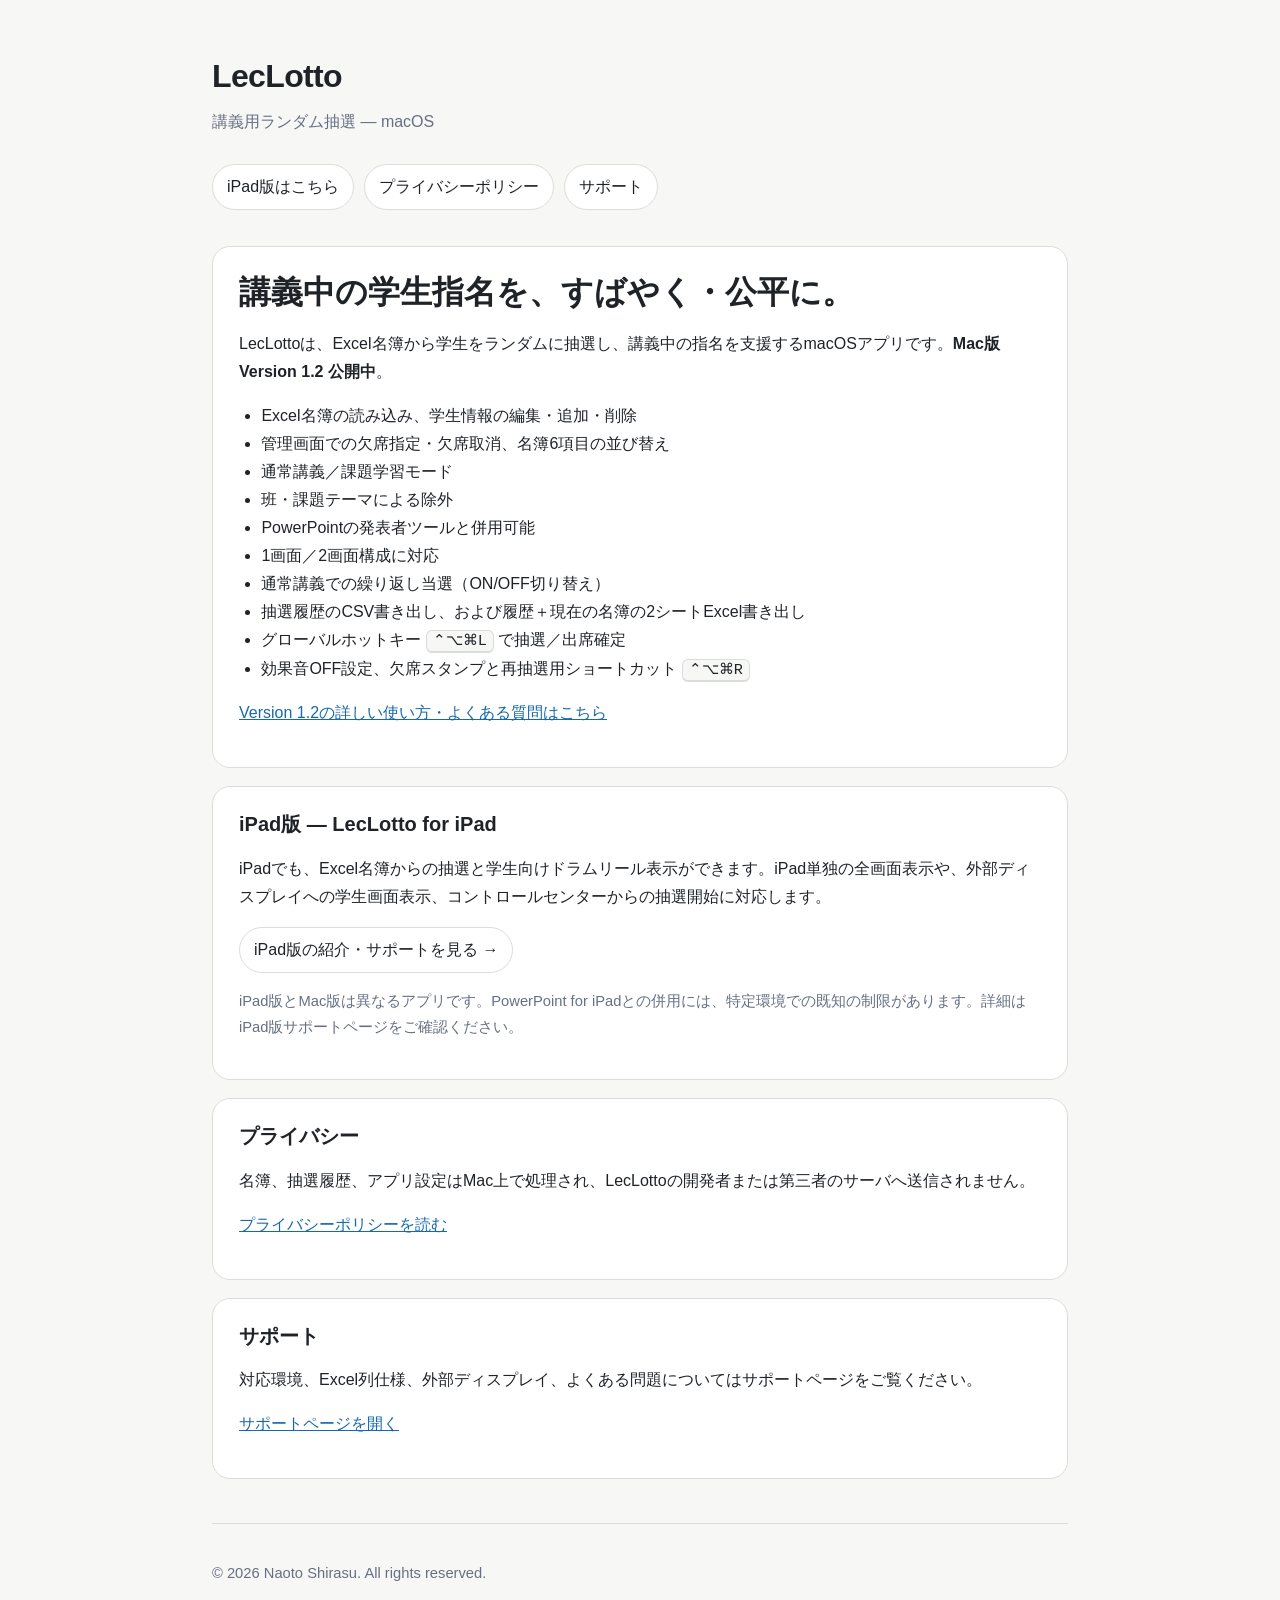
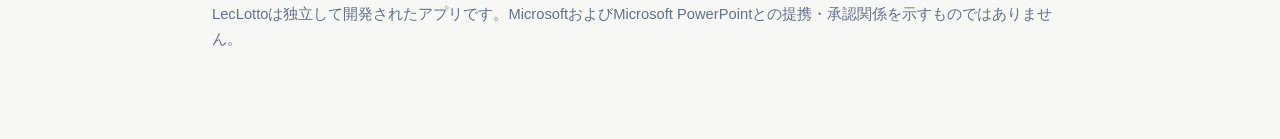
<file: index.html>
<!doctype html>
<html lang="ja">
<head>
<meta charset="utf-8">
<meta name="viewport" content="width=device-width, initial-scale=1">
<title>LecLotto</title>
<meta name="description" content="講義中の学生指名を支援するmacOSアプリ LecLotto。Version 1.2で名簿編集・出欠管理・繰り返し当選・Excel出力に対応。">

<style>
:root {
  color-scheme: light dark;
  --bg: #f7f7f5;
  --card: #ffffff;
  --text: #1f2328;
  --muted: #667085;
  --accent: #1f6f54;
  --border: #d9dedb;
  --link: #1769aa;
}
@media (prefers-color-scheme: dark) {
  :root {
    --bg: #101412;
    --card: #171c19;
    --text: #edf2ef;
    --muted: #aab4ae;
    --accent: #66c29a;
    --border: #303a34;
    --link: #74b7e8;
  }
}
* { box-sizing: border-box; }
body {
  margin: 0;
  font-family: -apple-system, BlinkMacSystemFont, "Helvetica Neue",
               "Hiragino Sans", "Yu Gothic", Meiryo, sans-serif;
  line-height: 1.75;
  background: var(--bg);
  color: var(--text);
}
main {
  max-width: 900px;
  margin: 0 auto;
  padding: 48px 22px 72px;
}
header {
  margin-bottom: 28px;
}
.brand {
  font-size: 2rem;
  font-weight: 750;
  letter-spacing: -0.02em;
}
.tagline {
  color: var(--muted);
  margin-top: 4px;
}
nav {
  margin: 24px 0 36px;
  display: flex;
  flex-wrap: wrap;
  gap: 10px;
}
nav a, .button {
  display: inline-block;
  border: 1px solid var(--border);
  border-radius: 999px;
  padding: 8px 14px;
  text-decoration: none;
  color: var(--text);
  background: var(--card);
}
nav a:hover, .button:hover {
  border-color: var(--accent);
}
section {
  background: var(--card);
  border: 1px solid var(--border);
  border-radius: 18px;
  padding: 24px 26px;
  margin: 18px 0;
}
h1, h2, h3 { line-height: 1.35; }
h1 { font-size: 2rem; margin: 0 0 12px; }
h2 { font-size: 1.25rem; margin-top: 0; }
h3 { font-size: 1.05rem; margin-top: 1.6em; }
ul { padding-left: 1.4em; }
code, kbd {
  font-family: ui-monospace, SFMono-Regular, Menlo, monospace;
  font-size: .95em;
}
kbd {
  border: 1px solid var(--border);
  border-bottom-width: 2px;
  border-radius: 6px;
  padding: 1px 6px;
  background: var(--bg);
}
.note {
  border-left: 4px solid var(--accent);
  padding-left: 16px;
}
.small, footer {
  color: var(--muted);
  font-size: .92rem;
}
footer {
  margin-top: 44px;
  border-top: 1px solid var(--border);
  padding-top: 22px;
}
a { color: var(--link); }
table {
  border-collapse: collapse;
  width: 100%;
  margin: 16px 0;
}
th, td {
  border-bottom: 1px solid var(--border);
  text-align: left;
  vertical-align: top;
  padding: 10px 8px;
}
th { width: 30%; }
</style>

</head>
<body>
<main>
<header>
  <div class="brand">LecLotto</div>
  <div class="tagline">講義用ランダム抽選 — macOS</div>
</header>

<nav>
  <a href="ipad/">iPad版はこちら</a>
  <a href="privacy.html">プライバシーポリシー</a>
  <a href="support.html">サポート</a>
</nav>

<section>
  <h1>講義中の学生指名を、すばやく・公平に。</h1>
  <p>LecLottoは、Excel名簿から学生をランダムに抽選し、講義中の指名を支援するmacOSアプリです。<strong>Mac版 Version 1.2 公開中</strong>。</p>
  <ul>
    <li>Excel名簿の読み込み、学生情報の編集・追加・削除</li>
    <li>管理画面での欠席指定・欠席取消、名簿6項目の並び替え</li>
    <li>通常講義／課題学習モード</li>
    <li>班・課題テーマによる除外</li>
    <li>PowerPointの発表者ツールと併用可能</li>
    <li>1画面／2画面構成に対応</li>
    <li>通常講義での繰り返し当選（ON/OFF切り替え）</li>
    <li>抽選履歴のCSV書き出し、および履歴＋現在の名簿の2シートExcel書き出し</li>
    <li>グローバルホットキー <kbd>⌃⌥⌘L</kbd> で抽選／出席確定</li>
    <li>効果音OFF設定、欠席スタンプと再抽選用ショートカット <kbd>⌃⌥⌘R</kbd></li>
  </ul>
  <p><a href="support.html">Version 1.2の詳しい使い方・よくある質問はこちら</a></p>
</section>

<section>
  <h2>iPad版 — LecLotto for iPad</h2>
  <p>iPadでも、Excel名簿からの抽選と学生向けドラムリール表示ができます。iPad単独の全画面表示や、外部ディスプレイへの学生画面表示、コントロールセンターからの抽選開始に対応します。</p>
  <p><a class="button" href="ipad/">iPad版の紹介・サポートを見る →</a></p>
  <p class="small">iPad版とMac版は異なるアプリです。PowerPoint for iPadとの併用には、特定環境での既知の制限があります。詳細はiPad版サポートページをご確認ください。</p>
</section>

<section>
  <h2>プライバシー</h2>
  <p>名簿、抽選履歴、アプリ設定はMac上で処理され、LecLottoの開発者または第三者のサーバへ送信されません。</p>
  <p><a href="privacy.html">プライバシーポリシーを読む</a></p>
</section>

<section>
  <h2>サポート</h2>
  <p>対応環境、Excel列仕様、外部ディスプレイ、よくある問題についてはサポートページをご覧ください。</p>
  <p><a href="support.html">サポートページを開く</a></p>
</section>


<footer>
  <p>© 2026 Naoto Shirasu. All rights reserved.</p>
  <p>LecLottoは独立して開発されたアプリです。MicrosoftおよびMicrosoft PowerPointとの提携・承認関係を示すものではありません。</p>
</footer>

</main>
</body>
</html>
</file>
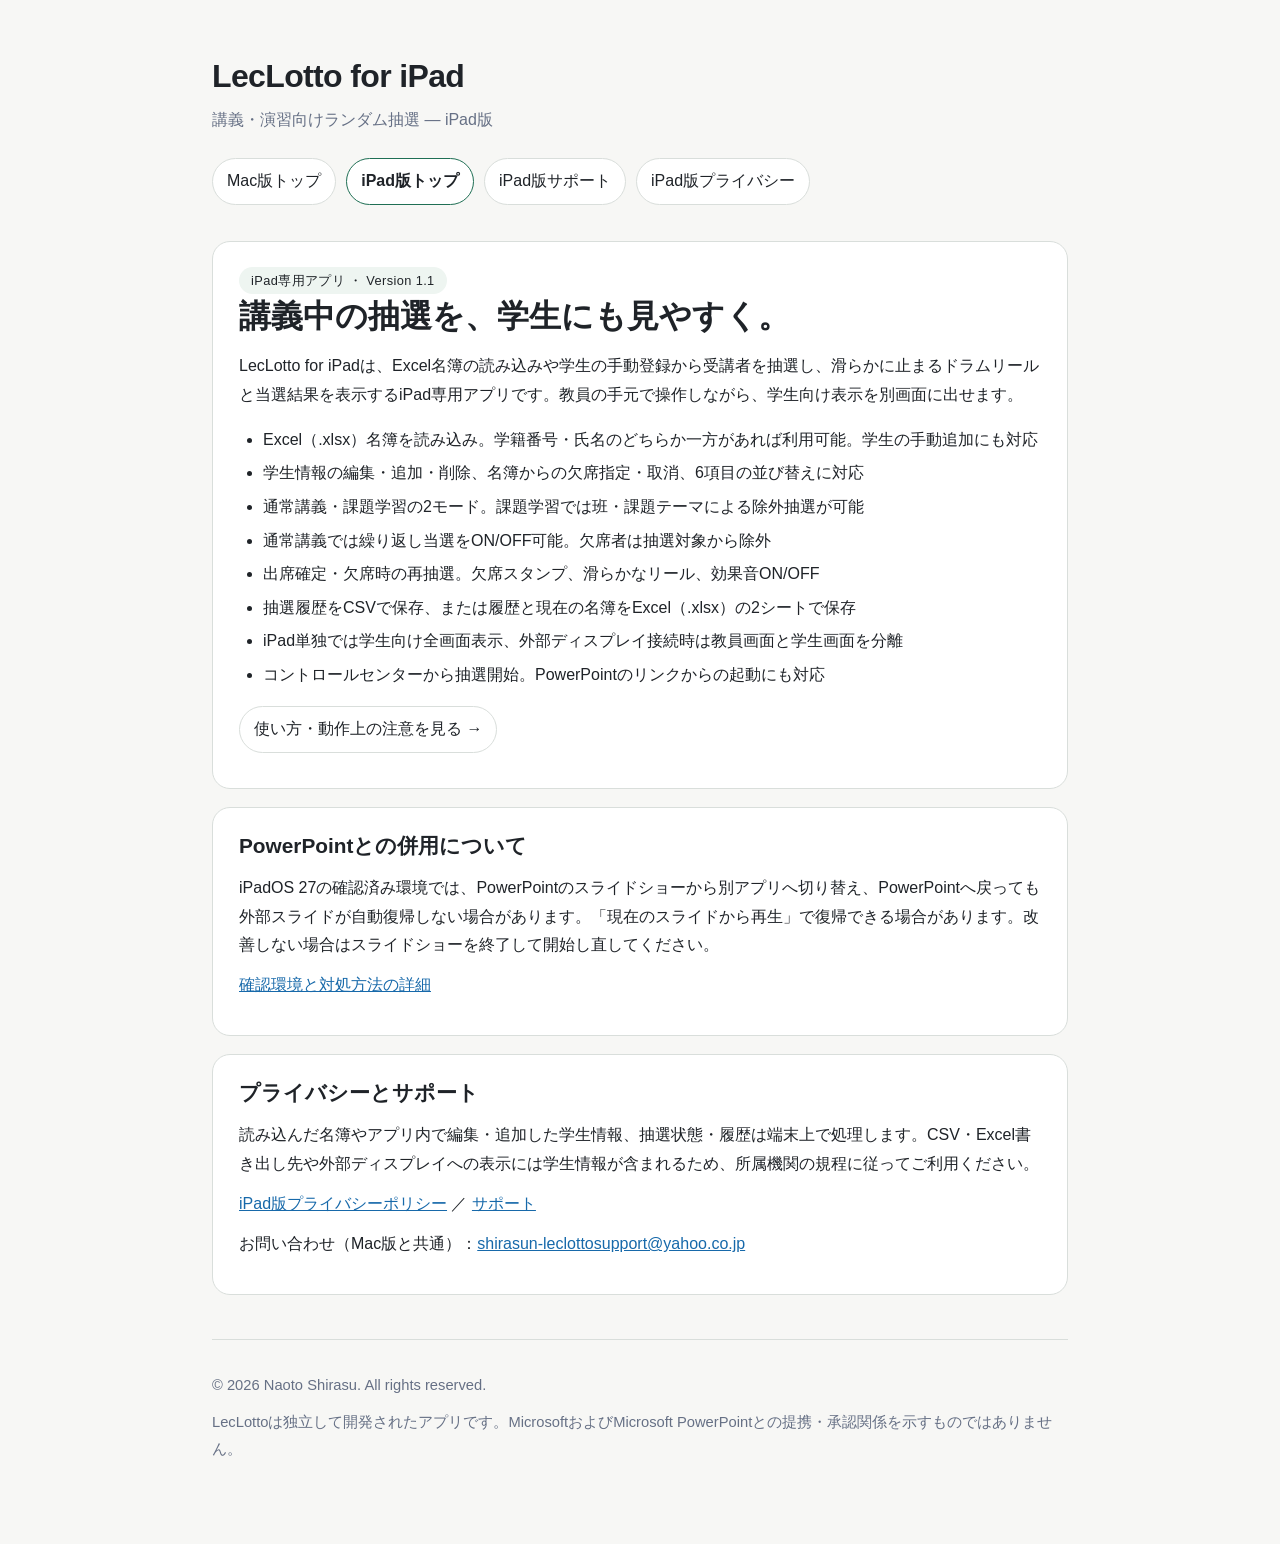
<file: ipad/index.html>
<!doctype html>
<html lang="ja">
<head>
<meta charset="utf-8">
<meta name="viewport" content="width=device-width, initial-scale=1">
<title>ホーム — LecLotto for iPad</title>
<meta name="description" content="LecLotto for iPad 1.1。講義用ランダム抽選、Control Center、外部ディスプレイ、名簿編集、欠席管理、繰り返し当選、Excel書き出しに対応。">
<link rel="stylesheet" href="style.css">
</head>
<body><main><header><div class="brand">LecLotto for iPad</div><div class="tagline">講義・演習向けランダム抽選 — iPad版</div></header>
<nav aria-label="サイト内ナビゲーション"><a href="../index.html">Mac版トップ</a><a href="index.html" aria-current="page">iPad版トップ</a><a href="support.html">iPad版サポート</a><a href="privacy.html">iPad版プライバシー</a></nav>
<section>
  <span class="pill">iPad専用アプリ ・ Version 1.1</span>
  <h1>講義中の抽選を、学生にも見やすく。</h1>
  <p>LecLotto for iPadは、Excel名簿の読み込みや学生の手動登録から受講者を抽選し、滑らかに止まるドラムリールと当選結果を表示するiPad専用アプリです。教員の手元で操作しながら、学生向け表示を別画面に出せます。</p>
  <ul>
    <li>Excel（.xlsx）名簿を読み込み。学籍番号・氏名のどちらか一方があれば利用可能。学生の手動追加にも対応</li>
    <li>学生情報の編集・追加・削除、名簿からの欠席指定・取消、6項目の並び替えに対応</li>
    <li>通常講義・課題学習の2モード。課題学習では班・課題テーマによる除外抽選が可能</li>
    <li>通常講義では繰り返し当選をON/OFF可能。欠席者は抽選対象から除外</li>
    <li>出席確定・欠席時の再抽選。欠席スタンプ、滑らかなリール、効果音ON/OFF</li>
    <li>抽選履歴をCSVで保存、または履歴と現在の名簿をExcel（.xlsx）の2シートで保存</li>
    <li>iPad単独では学生向け全画面表示、外部ディスプレイ接続時は教員画面と学生画面を分離</li>
    <li>コントロールセンターから抽選開始。PowerPointのリンクからの起動にも対応</li>
  </ul>
  <p><a class="button" href="support.html">使い方・動作上の注意を見る →</a></p>
</section>
<section><h2>PowerPointとの併用について</h2>
  <p>iPadOS 27の確認済み環境では、PowerPointのスライドショーから別アプリへ切り替え、PowerPointへ戻っても外部スライドが自動復帰しない場合があります。「現在のスライドから再生」で復帰できる場合があります。改善しない場合はスライドショーを終了して開始し直してください。</p>
  <p><a href="support.html#powerpoint">確認環境と対処方法の詳細</a></p>
</section>
<section><h2>プライバシーとサポート</h2>
  <p>読み込んだ名簿やアプリ内で編集・追加した学生情報、抽選状態・履歴は端末上で処理します。CSV・Excel書き出し先や外部ディスプレイへの表示には学生情報が含まれるため、所属機関の規程に従ってご利用ください。</p>
  <p><a href="privacy.html">iPad版プライバシーポリシー</a> ／ <a href="support.html">サポート</a></p>
  <p>お問い合わせ（Mac版と共通）：<a href="mailto:shirasun-leclottosupport@yahoo.co.jp">shirasun-leclottosupport@yahoo.co.jp</a></p>
</section>
<footer><p>© 2026 Naoto Shirasu. All rights reserved.</p><p>LecLottoは独立して開発されたアプリです。MicrosoftおよびMicrosoft PowerPointとの提携・承認関係を示すものではありません。</p></footer></main></body>
</html>
</file>
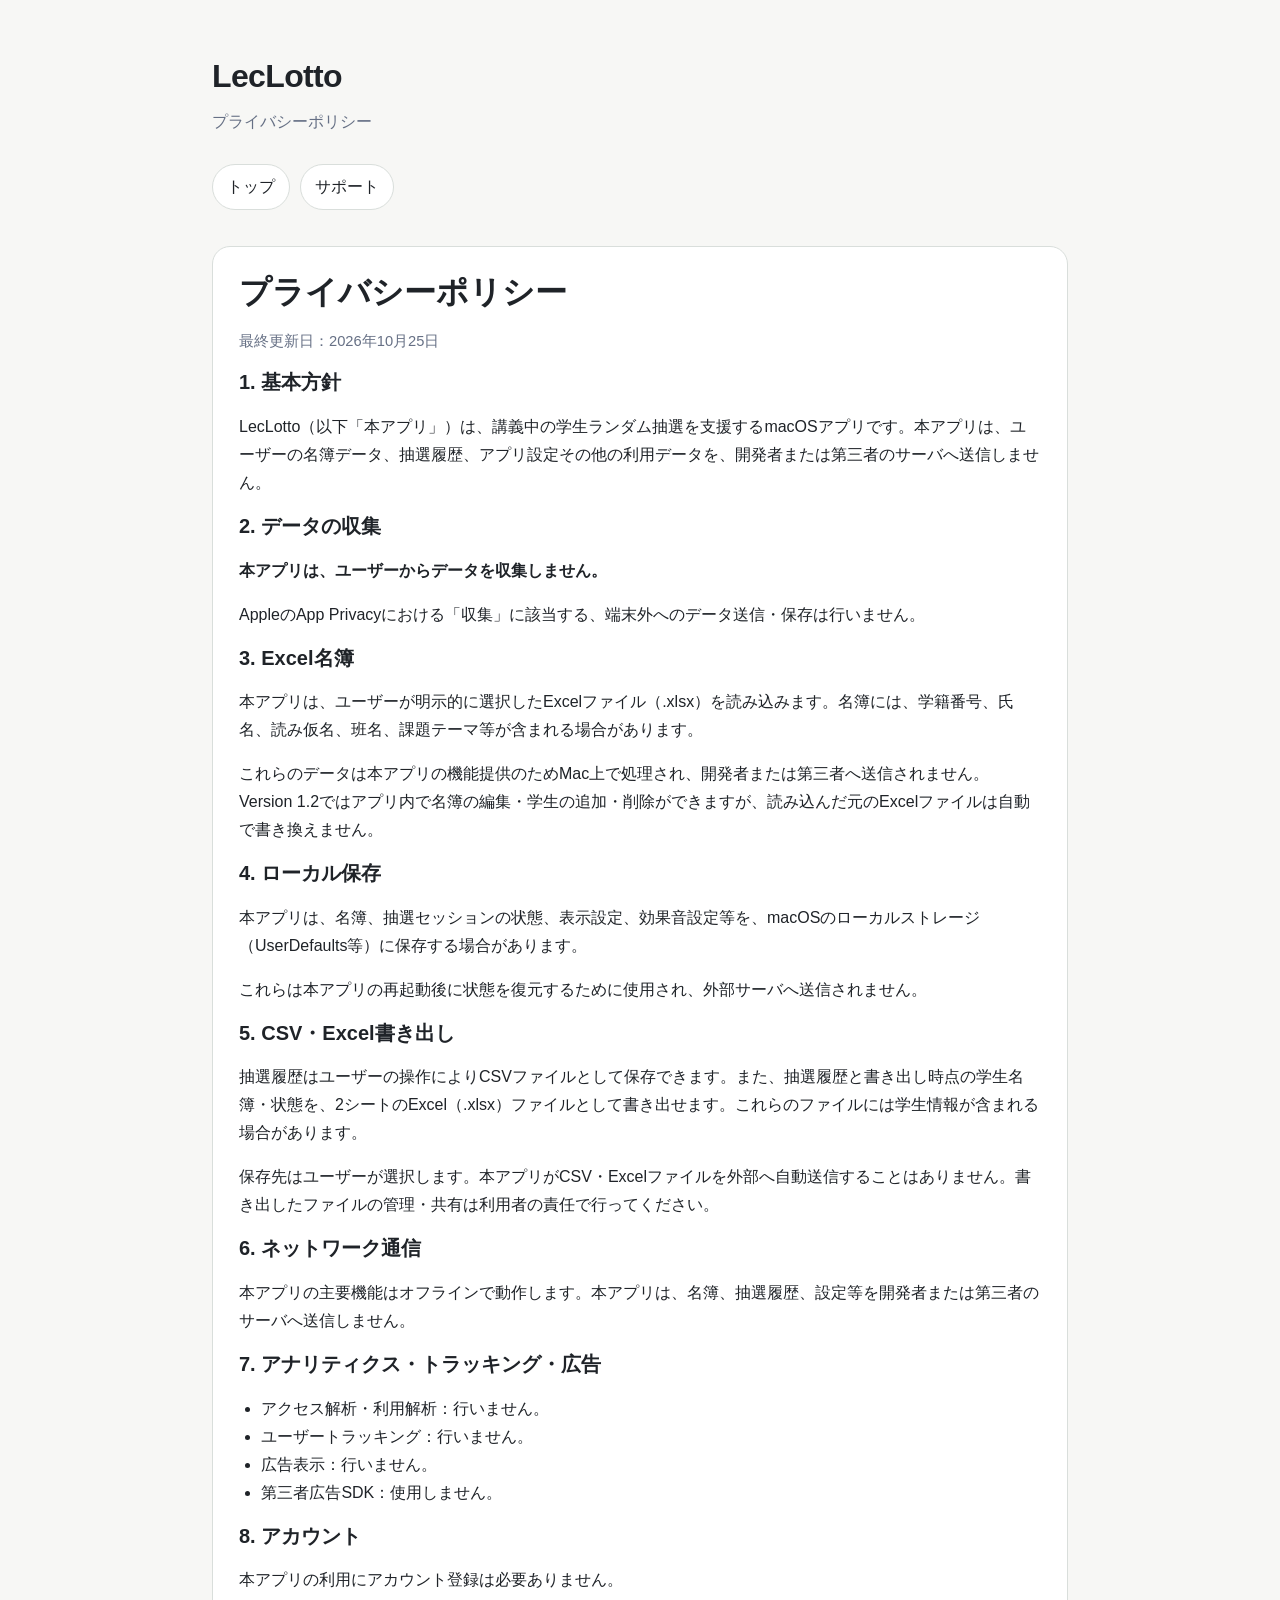
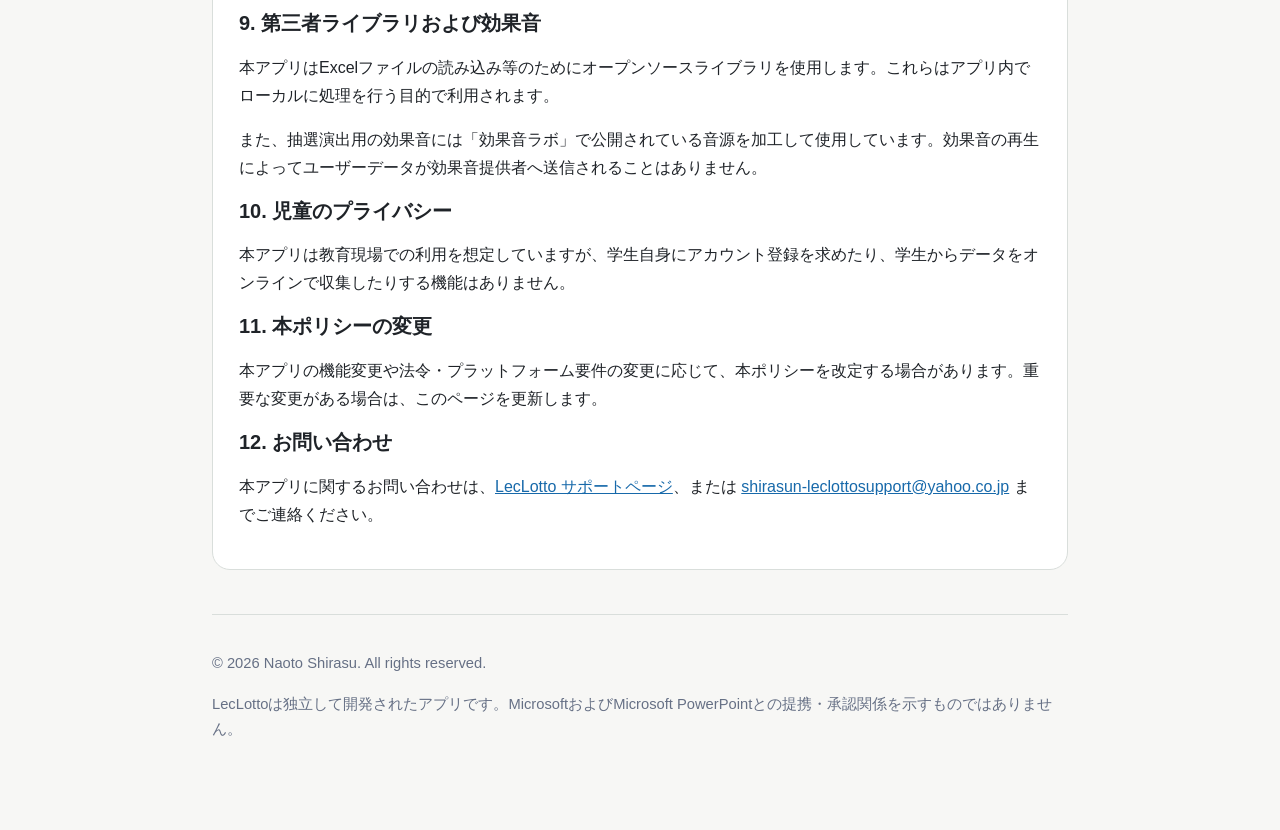
<file: privacy.html>
<!doctype html>
<html lang="ja">
<head>
<meta charset="utf-8">
<meta name="viewport" content="width=device-width, initial-scale=1">
<title>プライバシーポリシー — LecLotto</title>
<meta name="description" content="LecLotto プライバシーポリシー">

<style>
:root {
  color-scheme: light dark;
  --bg: #f7f7f5;
  --card: #ffffff;
  --text: #1f2328;
  --muted: #667085;
  --accent: #1f6f54;
  --border: #d9dedb;
  --link: #1769aa;
}
@media (prefers-color-scheme: dark) {
  :root {
    --bg: #101412;
    --card: #171c19;
    --text: #edf2ef;
    --muted: #aab4ae;
    --accent: #66c29a;
    --border: #303a34;
    --link: #74b7e8;
  }
}
* { box-sizing: border-box; }
body {
  margin: 0;
  font-family: -apple-system, BlinkMacSystemFont, "Helvetica Neue",
               "Hiragino Sans", "Yu Gothic", Meiryo, sans-serif;
  line-height: 1.75;
  background: var(--bg);
  color: var(--text);
}
main {
  max-width: 900px;
  margin: 0 auto;
  padding: 48px 22px 72px;
}
header {
  margin-bottom: 28px;
}
.brand {
  font-size: 2rem;
  font-weight: 750;
  letter-spacing: -0.02em;
}
.tagline {
  color: var(--muted);
  margin-top: 4px;
}
nav {
  margin: 24px 0 36px;
  display: flex;
  flex-wrap: wrap;
  gap: 10px;
}
nav a, .button {
  display: inline-block;
  border: 1px solid var(--border);
  border-radius: 999px;
  padding: 8px 14px;
  text-decoration: none;
  color: var(--text);
  background: var(--card);
}
nav a:hover, .button:hover {
  border-color: var(--accent);
}
section {
  background: var(--card);
  border: 1px solid var(--border);
  border-radius: 18px;
  padding: 24px 26px;
  margin: 18px 0;
}
h1, h2, h3 { line-height: 1.35; }
h1 { font-size: 2rem; margin: 0 0 12px; }
h2 { font-size: 1.25rem; margin-top: 0; }
h3 { font-size: 1.05rem; margin-top: 1.6em; }
ul { padding-left: 1.4em; }
code, kbd {
  font-family: ui-monospace, SFMono-Regular, Menlo, monospace;
  font-size: .95em;
}
kbd {
  border: 1px solid var(--border);
  border-bottom-width: 2px;
  border-radius: 6px;
  padding: 1px 6px;
  background: var(--bg);
}
.note {
  border-left: 4px solid var(--accent);
  padding-left: 16px;
}
.small, footer {
  color: var(--muted);
  font-size: .92rem;
}
footer {
  margin-top: 44px;
  border-top: 1px solid var(--border);
  padding-top: 22px;
}
a { color: var(--link); }
table {
  border-collapse: collapse;
  width: 100%;
  margin: 16px 0;
}
th, td {
  border-bottom: 1px solid var(--border);
  text-align: left;
  vertical-align: top;
  padding: 10px 8px;
}
th { width: 30%; }
</style>

</head>
<body>
<main>
<header>
  <div class="brand">LecLotto</div>
  <div class="tagline">プライバシーポリシー</div>
</header>

<nav>
  <a href="index.html">トップ</a>
  <a href="support.html">サポート</a>
</nav>

<section>
  <h1>プライバシーポリシー</h1>
  <p class="small">最終更新日：2026年10月25日</p>

  <h2>1. 基本方針</h2>
  <p>LecLotto（以下「本アプリ」）は、講義中の学生ランダム抽選を支援するmacOSアプリです。本アプリは、ユーザーの名簿データ、抽選履歴、アプリ設定その他の利用データを、開発者または第三者のサーバへ送信しません。</p>

  <h2>2. データの収集</h2>
  <p><strong>本アプリは、ユーザーからデータを収集しません。</strong></p>
  <p>AppleのApp Privacyにおける「収集」に該当する、端末外へのデータ送信・保存は行いません。</p>

  <h2>3. Excel名簿</h2>
  <p>本アプリは、ユーザーが明示的に選択したExcelファイル（.xlsx）を読み込みます。名簿には、学籍番号、氏名、読み仮名、班名、課題テーマ等が含まれる場合があります。</p>
  <p>これらのデータは本アプリの機能提供のためMac上で処理され、開発者または第三者へ送信されません。Version 1.2ではアプリ内で名簿の編集・学生の追加・削除ができますが、読み込んだ元のExcelファイルは自動で書き換えません。</p>

  <h2>4. ローカル保存</h2>
  <p>本アプリは、名簿、抽選セッションの状態、表示設定、効果音設定等を、macOSのローカルストレージ（UserDefaults等）に保存する場合があります。</p>
  <p>これらは本アプリの再起動後に状態を復元するために使用され、外部サーバへ送信されません。</p>

  <h2>5. CSV・Excel書き出し</h2>
  <p>抽選履歴はユーザーの操作によりCSVファイルとして保存できます。また、抽選履歴と書き出し時点の学生名簿・状態を、2シートのExcel（.xlsx）ファイルとして書き出せます。これらのファイルには学生情報が含まれる場合があります。</p>
  <p>保存先はユーザーが選択します。本アプリがCSV・Excelファイルを外部へ自動送信することはありません。書き出したファイルの管理・共有は利用者の責任で行ってください。</p>

  <h2>6. ネットワーク通信</h2>
  <p>本アプリの主要機能はオフラインで動作します。本アプリは、名簿、抽選履歴、設定等を開発者または第三者のサーバへ送信しません。</p>

  <h2>7. アナリティクス・トラッキング・広告</h2>
  <ul>
    <li>アクセス解析・利用解析：行いません。</li>
    <li>ユーザートラッキング：行いません。</li>
    <li>広告表示：行いません。</li>
    <li>第三者広告SDK：使用しません。</li>
  </ul>

  <h2>8. アカウント</h2>
  <p>本アプリの利用にアカウント登録は必要ありません。</p>

  <h2>9. 第三者ライブラリおよび効果音</h2>
  <p>本アプリはExcelファイルの読み込み等のためにオープンソースライブラリを使用します。これらはアプリ内でローカルに処理を行う目的で利用されます。</p>
  <p>また、抽選演出用の効果音には「効果音ラボ」で公開されている音源を加工して使用しています。効果音の再生によってユーザーデータが効果音提供者へ送信されることはありません。</p>

  <h2>10. 児童のプライバシー</h2>
  <p>本アプリは教育現場での利用を想定していますが、学生自身にアカウント登録を求めたり、学生からデータをオンラインで収集したりする機能はありません。</p>

  <h2>11. 本ポリシーの変更</h2>
  <p>本アプリの機能変更や法令・プラットフォーム要件の変更に応じて、本ポリシーを改定する場合があります。重要な変更がある場合は、このページを更新します。</p>

  <h2>12. お問い合わせ</h2>
  <p>本アプリに関するお問い合わせは、<a href="support.html">LecLotto サポートページ</a>、または <a href="mailto:shirasun-leclottosupport@yahoo.co.jp">shirasun-leclottosupport@yahoo.co.jp</a> までご連絡ください。</p>
</section>


<footer>
  <p>© 2026 Naoto Shirasu. All rights reserved.</p>
  <p>LecLottoは独立して開発されたアプリです。MicrosoftおよびMicrosoft PowerPointとの提携・承認関係を示すものではありません。</p>
</footer>

</main>
</body>
</html>
</file>
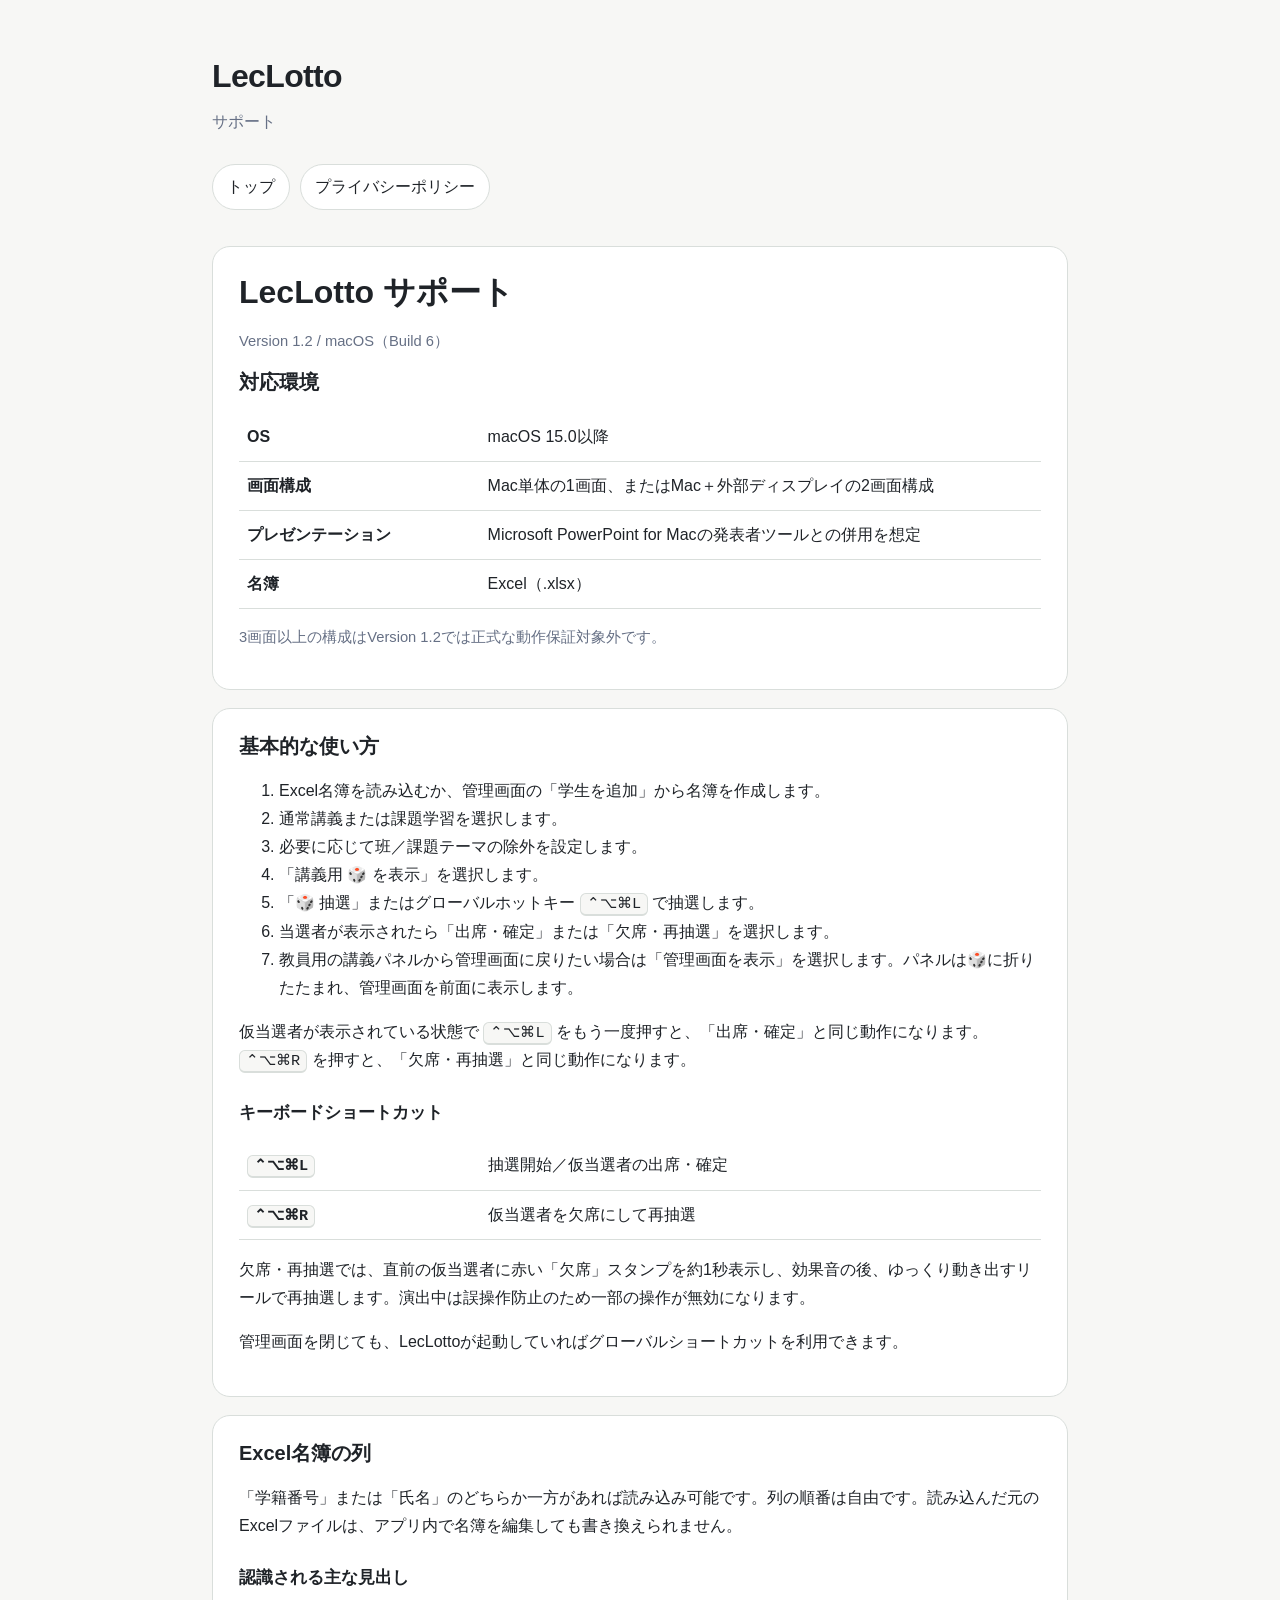
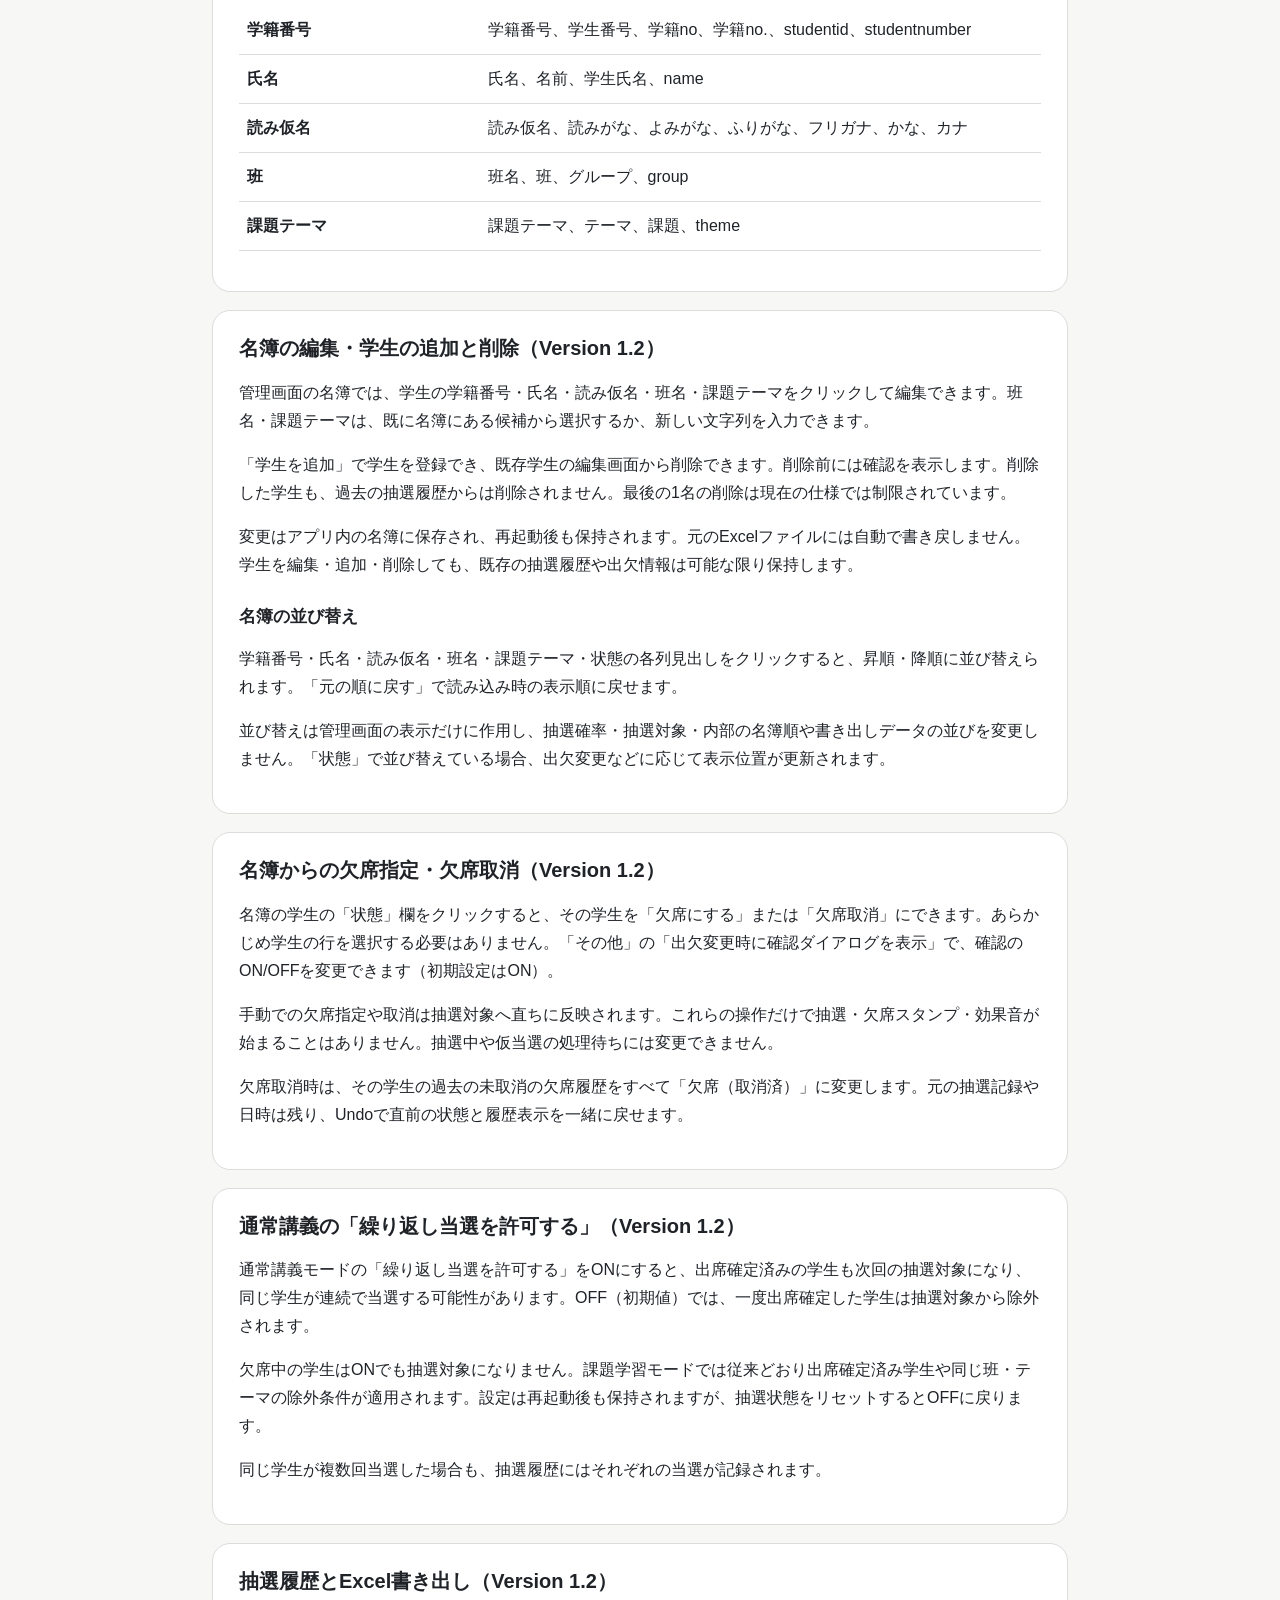
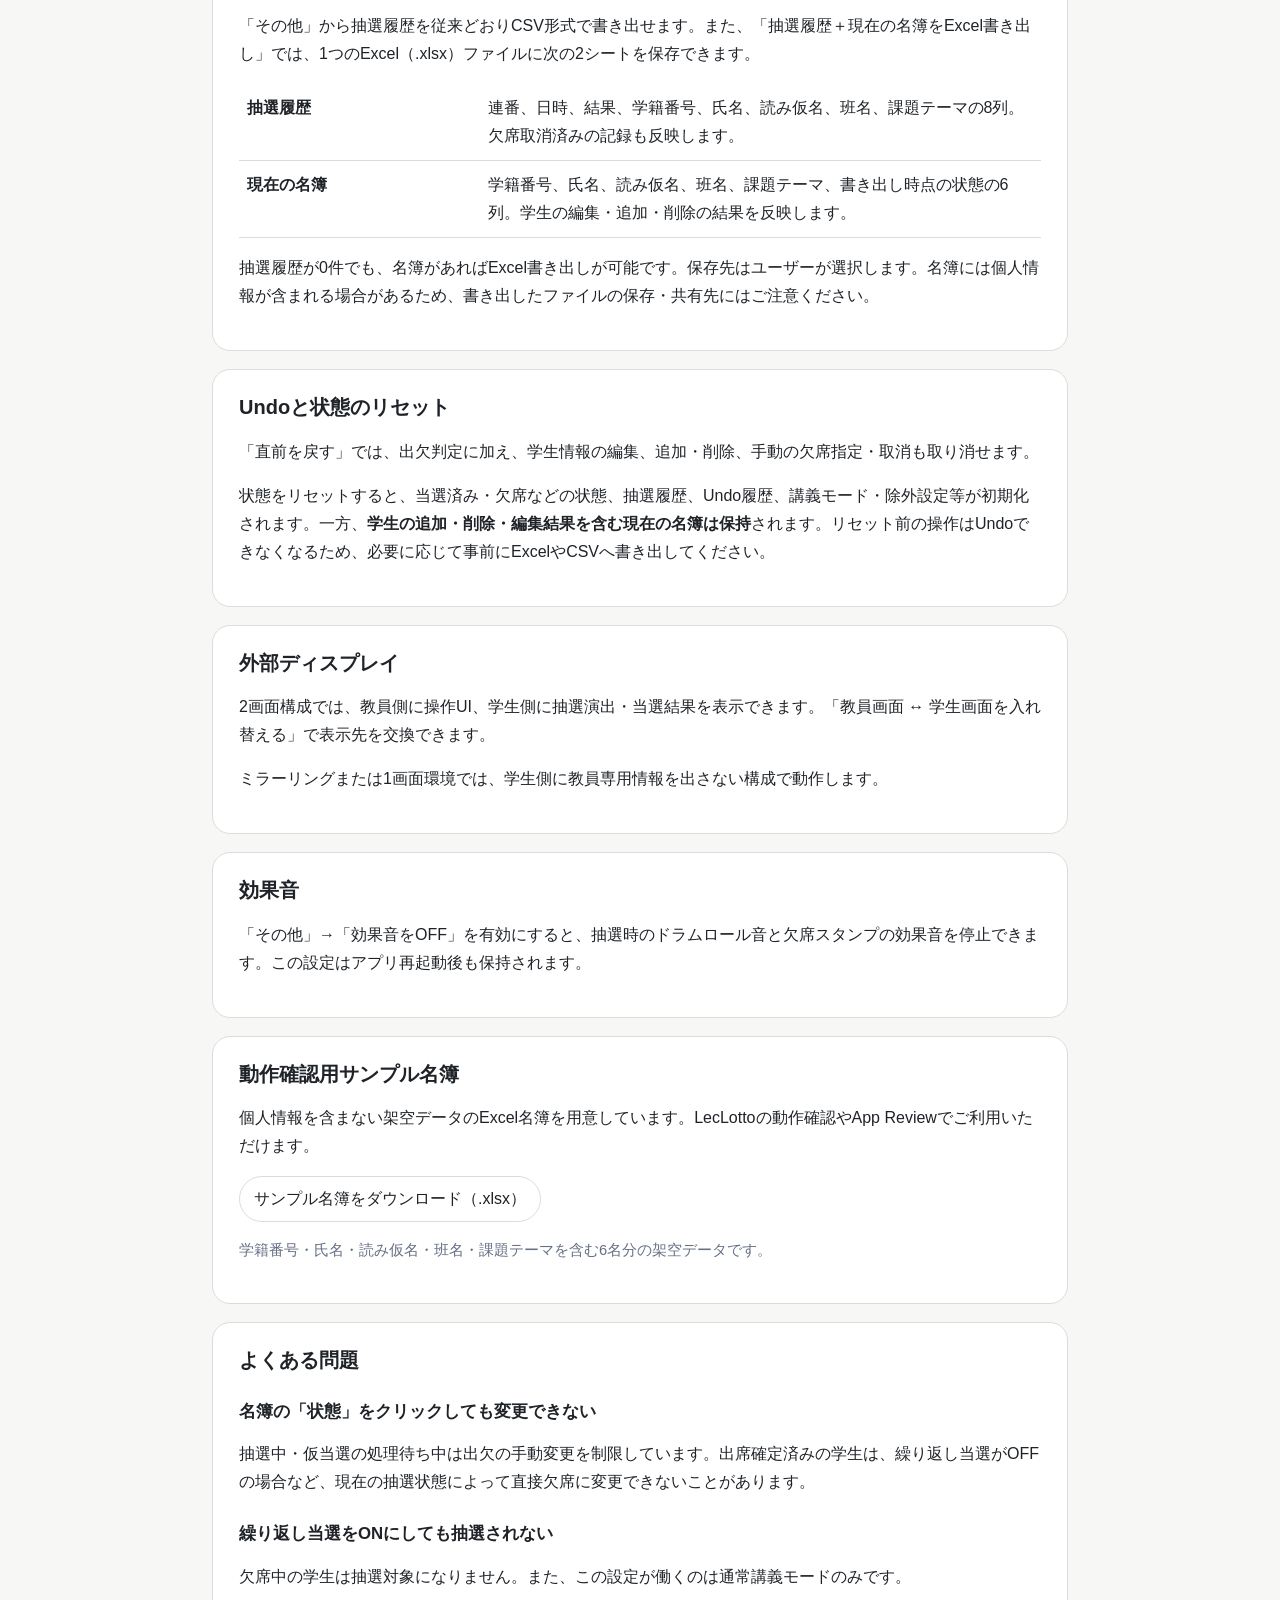
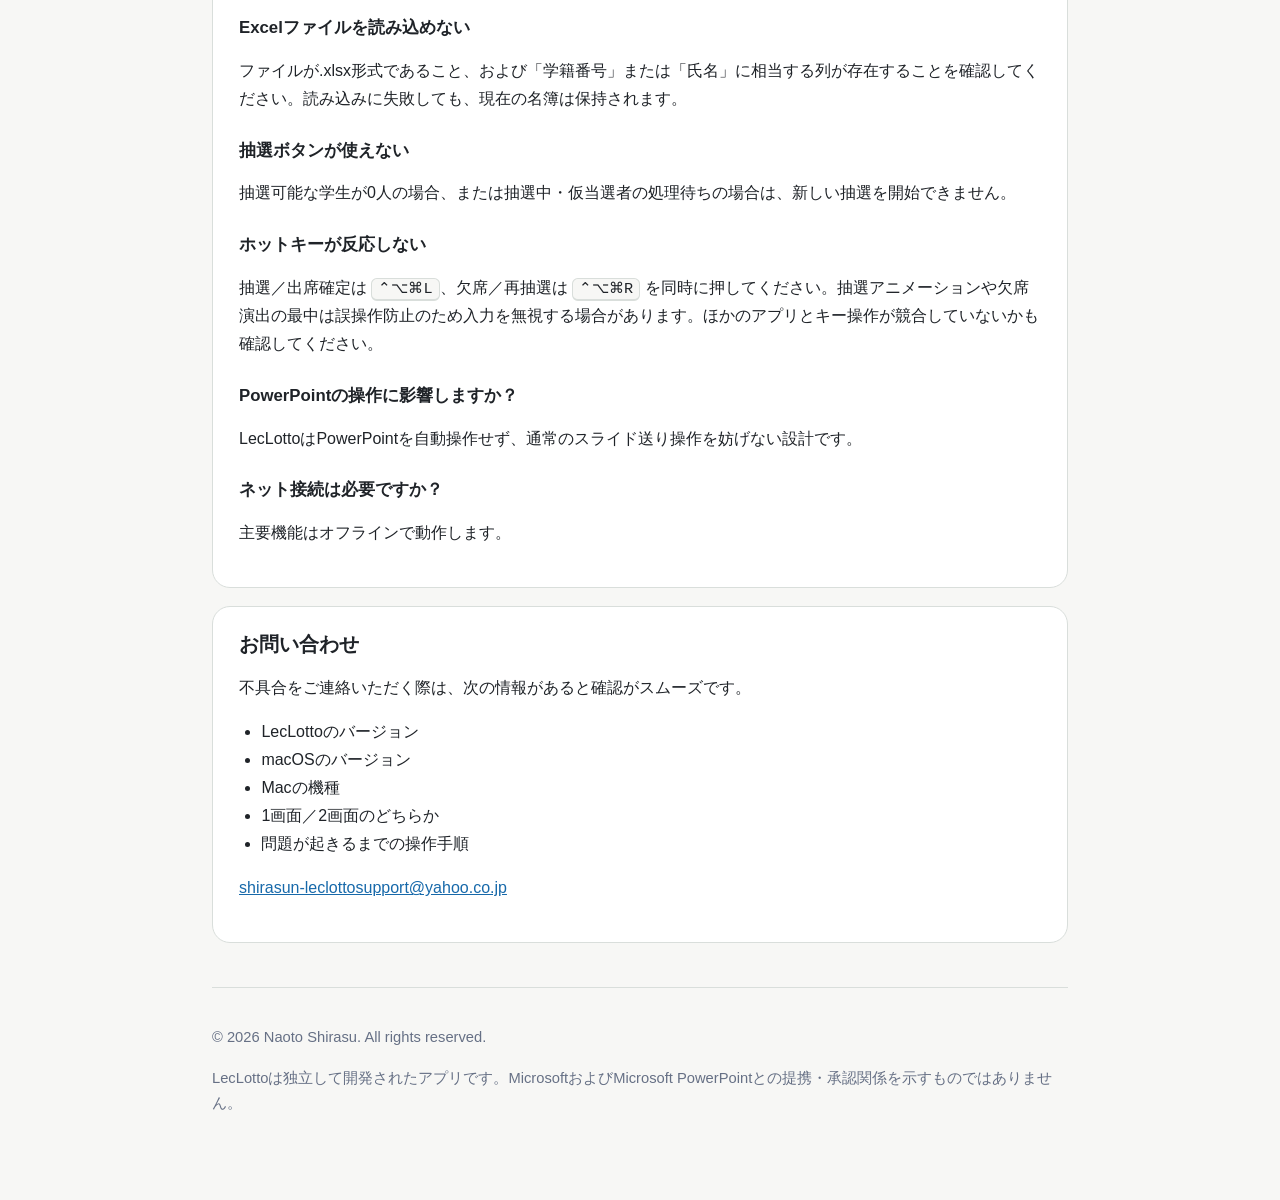
<file: support.html>
<!doctype html>
<html lang="ja">
<head>
<meta charset="utf-8">
<meta name="viewport" content="width=device-width, initial-scale=1">
<title>サポート — LecLotto</title>
<meta name="description" content="LecLotto サポート">

<style>
:root {
  color-scheme: light dark;
  --bg: #f7f7f5;
  --card: #ffffff;
  --text: #1f2328;
  --muted: #667085;
  --accent: #1f6f54;
  --border: #d9dedb;
  --link: #1769aa;
}
@media (prefers-color-scheme: dark) {
  :root {
    --bg: #101412;
    --card: #171c19;
    --text: #edf2ef;
    --muted: #aab4ae;
    --accent: #66c29a;
    --border: #303a34;
    --link: #74b7e8;
  }
}
* { box-sizing: border-box; }
body {
  margin: 0;
  font-family: -apple-system, BlinkMacSystemFont, "Helvetica Neue",
               "Hiragino Sans", "Yu Gothic", Meiryo, sans-serif;
  line-height: 1.75;
  background: var(--bg);
  color: var(--text);
}
main {
  max-width: 900px;
  margin: 0 auto;
  padding: 48px 22px 72px;
}
header {
  margin-bottom: 28px;
}
.brand {
  font-size: 2rem;
  font-weight: 750;
  letter-spacing: -0.02em;
}
.tagline {
  color: var(--muted);
  margin-top: 4px;
}
nav {
  margin: 24px 0 36px;
  display: flex;
  flex-wrap: wrap;
  gap: 10px;
}
nav a, .button {
  display: inline-block;
  border: 1px solid var(--border);
  border-radius: 999px;
  padding: 8px 14px;
  text-decoration: none;
  color: var(--text);
  background: var(--card);
}
nav a:hover, .button:hover {
  border-color: var(--accent);
}
section {
  background: var(--card);
  border: 1px solid var(--border);
  border-radius: 18px;
  padding: 24px 26px;
  margin: 18px 0;
}
h1, h2, h3 { line-height: 1.35; }
h1 { font-size: 2rem; margin: 0 0 12px; }
h2 { font-size: 1.25rem; margin-top: 0; }
h3 { font-size: 1.05rem; margin-top: 1.6em; }
ul { padding-left: 1.4em; }
code, kbd {
  font-family: ui-monospace, SFMono-Regular, Menlo, monospace;
  font-size: .95em;
}
kbd {
  border: 1px solid var(--border);
  border-bottom-width: 2px;
  border-radius: 6px;
  padding: 1px 6px;
  background: var(--bg);
}
.note {
  border-left: 4px solid var(--accent);
  padding-left: 16px;
}
.small, footer {
  color: var(--muted);
  font-size: .92rem;
}
footer {
  margin-top: 44px;
  border-top: 1px solid var(--border);
  padding-top: 22px;
}
a { color: var(--link); }
table {
  border-collapse: collapse;
  width: 100%;
  margin: 16px 0;
}
th, td {
  border-bottom: 1px solid var(--border);
  text-align: left;
  vertical-align: top;
  padding: 10px 8px;
}
th { width: 30%; }
</style>

</head>
<body>
<main>
<header>
  <div class="brand">LecLotto</div>
  <div class="tagline">サポート</div>
</header>

<nav>
  <a href="index.html">トップ</a>
  <a href="privacy.html">プライバシーポリシー</a>
</nav>

<section>
  <h1>LecLotto サポート</h1>
  <p class="small">Version 1.2 / macOS（Build 6）</p>

  <h2>対応環境</h2>
  <table>
    <tr><th>OS</th><td>macOS 15.0以降</td></tr>
    <tr><th>画面構成</th><td>Mac単体の1画面、またはMac＋外部ディスプレイの2画面構成</td></tr>
    <tr><th>プレゼンテーション</th><td>Microsoft PowerPoint for Macの発表者ツールとの併用を想定</td></tr>
    <tr><th>名簿</th><td>Excel（.xlsx）</td></tr>
  </table>
  <p class="small">3画面以上の構成はVersion 1.2では正式な動作保証対象外です。</p>
</section>

<section>
  <h2>基本的な使い方</h2>
  <ol>
    <li>Excel名簿を読み込むか、管理画面の「学生を追加」から名簿を作成します。</li>
    <li>通常講義または課題学習を選択します。</li>
    <li>必要に応じて班／課題テーマの除外を設定します。</li>
    <li>「講義用 🎲 を表示」を選択します。</li>
    <li>「🎲 抽選」またはグローバルホットキー <kbd>⌃⌥⌘L</kbd> で抽選します。</li>
    <li>当選者が表示されたら「出席・確定」または「欠席・再抽選」を選択します。</li>
    <li>教員用の講義パネルから管理画面に戻りたい場合は「管理画面を表示」を選択します。パネルは🎲に折りたたまれ、管理画面を前面に表示します。</li>
  </ol>
  <p>仮当選者が表示されている状態で <kbd>⌃⌥⌘L</kbd> をもう一度押すと、「出席・確定」と同じ動作になります。<kbd>⌃⌥⌘R</kbd> を押すと、「欠席・再抽選」と同じ動作になります。</p>
  <h3>キーボードショートカット</h3>
  <table>
    <tr><th><kbd>⌃⌥⌘L</kbd></th><td>抽選開始／仮当選者の出席・確定</td></tr>
    <tr><th><kbd>⌃⌥⌘R</kbd></th><td>仮当選者を欠席にして再抽選</td></tr>
  </table>
  <p>欠席・再抽選では、直前の仮当選者に赤い「欠席」スタンプを約1秒表示し、効果音の後、ゆっくり動き出すリールで再抽選します。演出中は誤操作防止のため一部の操作が無効になります。</p>
  <p>管理画面を閉じても、LecLottoが起動していればグローバルショートカットを利用できます。</p>
</section>

<section>
  <h2>Excel名簿の列</h2>
  <p>「学籍番号」または「氏名」のどちらか一方があれば読み込み可能です。列の順番は自由です。読み込んだ元のExcelファイルは、アプリ内で名簿を編集しても書き換えられません。</p>

  <h3>認識される主な見出し</h3>
  <table>
    <tr><th>学籍番号</th><td>学籍番号、学生番号、学籍no、学籍no.、studentid、studentnumber</td></tr>
    <tr><th>氏名</th><td>氏名、名前、学生氏名、name</td></tr>
    <tr><th>読み仮名</th><td>読み仮名、読みがな、よみがな、ふりがな、フリガナ、かな、カナ</td></tr>
    <tr><th>班</th><td>班名、班、グループ、group</td></tr>
    <tr><th>課題テーマ</th><td>課題テーマ、テーマ、課題、theme</td></tr>
  </table>
</section>

<section>
  <h2>名簿の編集・学生の追加と削除（Version 1.2）</h2>
  <p>管理画面の名簿では、学生の学籍番号・氏名・読み仮名・班名・課題テーマをクリックして編集できます。班名・課題テーマは、既に名簿にある候補から選択するか、新しい文字列を入力できます。</p>
  <p>「学生を追加」で学生を登録でき、既存学生の編集画面から削除できます。削除前には確認を表示します。削除した学生も、過去の抽選履歴からは削除されません。最後の1名の削除は現在の仕様では制限されています。</p>
  <p>変更はアプリ内の名簿に保存され、再起動後も保持されます。元のExcelファイルには自動で書き戻しません。学生を編集・追加・削除しても、既存の抽選履歴や出欠情報は可能な限り保持します。</p>
  <h3>名簿の並び替え</h3>
  <p>学籍番号・氏名・読み仮名・班名・課題テーマ・状態の各列見出しをクリックすると、昇順・降順に並び替えられます。「元の順に戻す」で読み込み時の表示順に戻せます。</p>
  <p>並び替えは管理画面の表示だけに作用し、抽選確率・抽選対象・内部の名簿順や書き出しデータの並びを変更しません。「状態」で並び替えている場合、出欠変更などに応じて表示位置が更新されます。</p>
</section>

<section>
  <h2>名簿からの欠席指定・欠席取消（Version 1.2）</h2>
  <p>名簿の学生の「状態」欄をクリックすると、その学生を「欠席にする」または「欠席取消」にできます。あらかじめ学生の行を選択する必要はありません。「その他」の「出欠変更時に確認ダイアログを表示」で、確認のON/OFFを変更できます（初期設定はON）。</p>
  <p>手動での欠席指定や取消は抽選対象へ直ちに反映されます。これらの操作だけで抽選・欠席スタンプ・効果音が始まることはありません。抽選中や仮当選の処理待ちには変更できません。</p>
  <p>欠席取消時は、その学生の過去の未取消の欠席履歴をすべて「欠席（取消済）」に変更します。元の抽選記録や日時は残り、Undoで直前の状態と履歴表示を一緒に戻せます。</p>
</section>

<section>
  <h2>通常講義の「繰り返し当選を許可する」（Version 1.2）</h2>
  <p>通常講義モードの「繰り返し当選を許可する」をONにすると、出席確定済みの学生も次回の抽選対象になり、同じ学生が連続で当選する可能性があります。OFF（初期値）では、一度出席確定した学生は抽選対象から除外されます。</p>
  <p>欠席中の学生はONでも抽選対象になりません。課題学習モードでは従来どおり出席確定済み学生や同じ班・テーマの除外条件が適用されます。設定は再起動後も保持されますが、抽選状態をリセットするとOFFに戻ります。</p>
  <p>同じ学生が複数回当選した場合も、抽選履歴にはそれぞれの当選が記録されます。</p>
</section>

<section>
  <h2>抽選履歴とExcel書き出し（Version 1.2）</h2>
  <p>「その他」から抽選履歴を従来どおりCSV形式で書き出せます。また、「抽選履歴＋現在の名簿をExcel書き出し」では、1つのExcel（.xlsx）ファイルに次の2シートを保存できます。</p>
  <table>
    <tr><th>抽選履歴</th><td>連番、日時、結果、学籍番号、氏名、読み仮名、班名、課題テーマの8列。欠席取消済みの記録も反映します。</td></tr>
    <tr><th>現在の名簿</th><td>学籍番号、氏名、読み仮名、班名、課題テーマ、書き出し時点の状態の6列。学生の編集・追加・削除の結果を反映します。</td></tr>
  </table>
  <p>抽選履歴が0件でも、名簿があればExcel書き出しが可能です。保存先はユーザーが選択します。名簿には個人情報が含まれる場合があるため、書き出したファイルの保存・共有先にはご注意ください。</p>
</section>

<section>
  <h2>Undoと状態のリセット</h2>
  <p>「直前を戻す」では、出欠判定に加え、学生情報の編集、追加・削除、手動の欠席指定・取消も取り消せます。</p>
  <p>状態をリセットすると、当選済み・欠席などの状態、抽選履歴、Undo履歴、講義モード・除外設定等が初期化されます。一方、<strong>学生の追加・削除・編集結果を含む現在の名簿は保持</strong>されます。リセット前の操作はUndoできなくなるため、必要に応じて事前にExcelやCSVへ書き出してください。</p>
</section>

<section>
  <h2>外部ディスプレイ</h2>
  <p>2画面構成では、教員側に操作UI、学生側に抽選演出・当選結果を表示できます。「教員画面 ↔ 学生画面を入れ替える」で表示先を交換できます。</p>
  <p>ミラーリングまたは1画面環境では、学生側に教員専用情報を出さない構成で動作します。</p>
</section>

<section>
  <h2>効果音</h2>
  <p>「その他」→「効果音をOFF」を有効にすると、抽選時のドラムロール音と欠席スタンプの効果音を停止できます。この設定はアプリ再起動後も保持されます。</p>
</section>


<section>
  <h2>動作確認用サンプル名簿</h2>
  <p>個人情報を含まない架空データのExcel名簿を用意しています。LecLottoの動作確認やApp Reviewでご利用いただけます。</p>
  <p><a class="button" href="LecLotto_Sample_Roster.xlsx" download>サンプル名簿をダウンロード（.xlsx）</a></p>
  <p class="small">学籍番号・氏名・読み仮名・班名・課題テーマを含む6名分の架空データです。</p>
</section>

<section>
  <h2>よくある問題</h2>

  <h3>名簿の「状態」をクリックしても変更できない</h3>
  <p>抽選中・仮当選の処理待ち中は出欠の手動変更を制限しています。出席確定済みの学生は、繰り返し当選がOFFの場合など、現在の抽選状態によって直接欠席に変更できないことがあります。</p>

  <h3>繰り返し当選をONにしても抽選されない</h3>
  <p>欠席中の学生は抽選対象になりません。また、この設定が働くのは通常講義モードのみです。</p>

  <h3>Excelファイルを読み込めない</h3>
  <p>ファイルが.xlsx形式であること、および「学籍番号」または「氏名」に相当する列が存在することを確認してください。読み込みに失敗しても、現在の名簿は保持されます。</p>

  <h3>抽選ボタンが使えない</h3>
  <p>抽選可能な学生が0人の場合、または抽選中・仮当選者の処理待ちの場合は、新しい抽選を開始できません。</p>

  <h3>ホットキーが反応しない</h3>
  <p>抽選／出席確定は <kbd>⌃⌥⌘L</kbd>、欠席／再抽選は <kbd>⌃⌥⌘R</kbd> を同時に押してください。抽選アニメーションや欠席演出の最中は誤操作防止のため入力を無視する場合があります。ほかのアプリとキー操作が競合していないかも確認してください。</p>

  <h3>PowerPointの操作に影響しますか？</h3>
  <p>LecLottoはPowerPointを自動操作せず、通常のスライド送り操作を妨げない設計です。</p>

  <h3>ネット接続は必要ですか？</h3>
  <p>主要機能はオフラインで動作します。</p>
</section>

<section>
  <h2>お問い合わせ</h2>
  <p>不具合をご連絡いただく際は、次の情報があると確認がスムーズです。</p>
  <ul>
    <li>LecLottoのバージョン</li>
    <li>macOSのバージョン</li>
    <li>Macの機種</li>
    <li>1画面／2画面のどちらか</li>
    <li>問題が起きるまでの操作手順</li>
  </ul>
  <p><a href="mailto:shirasun-leclottosupport@yahoo.co.jp">shirasun-leclottosupport@yahoo.co.jp</a></p>
</section>


<footer>
  <p>© 2026 Naoto Shirasu. All rights reserved.</p>
  <p>LecLottoは独立して開発されたアプリです。MicrosoftおよびMicrosoft PowerPointとの提携・承認関係を示すものではありません。</p>
</footer>

</main>
</body>
</html>
</file>
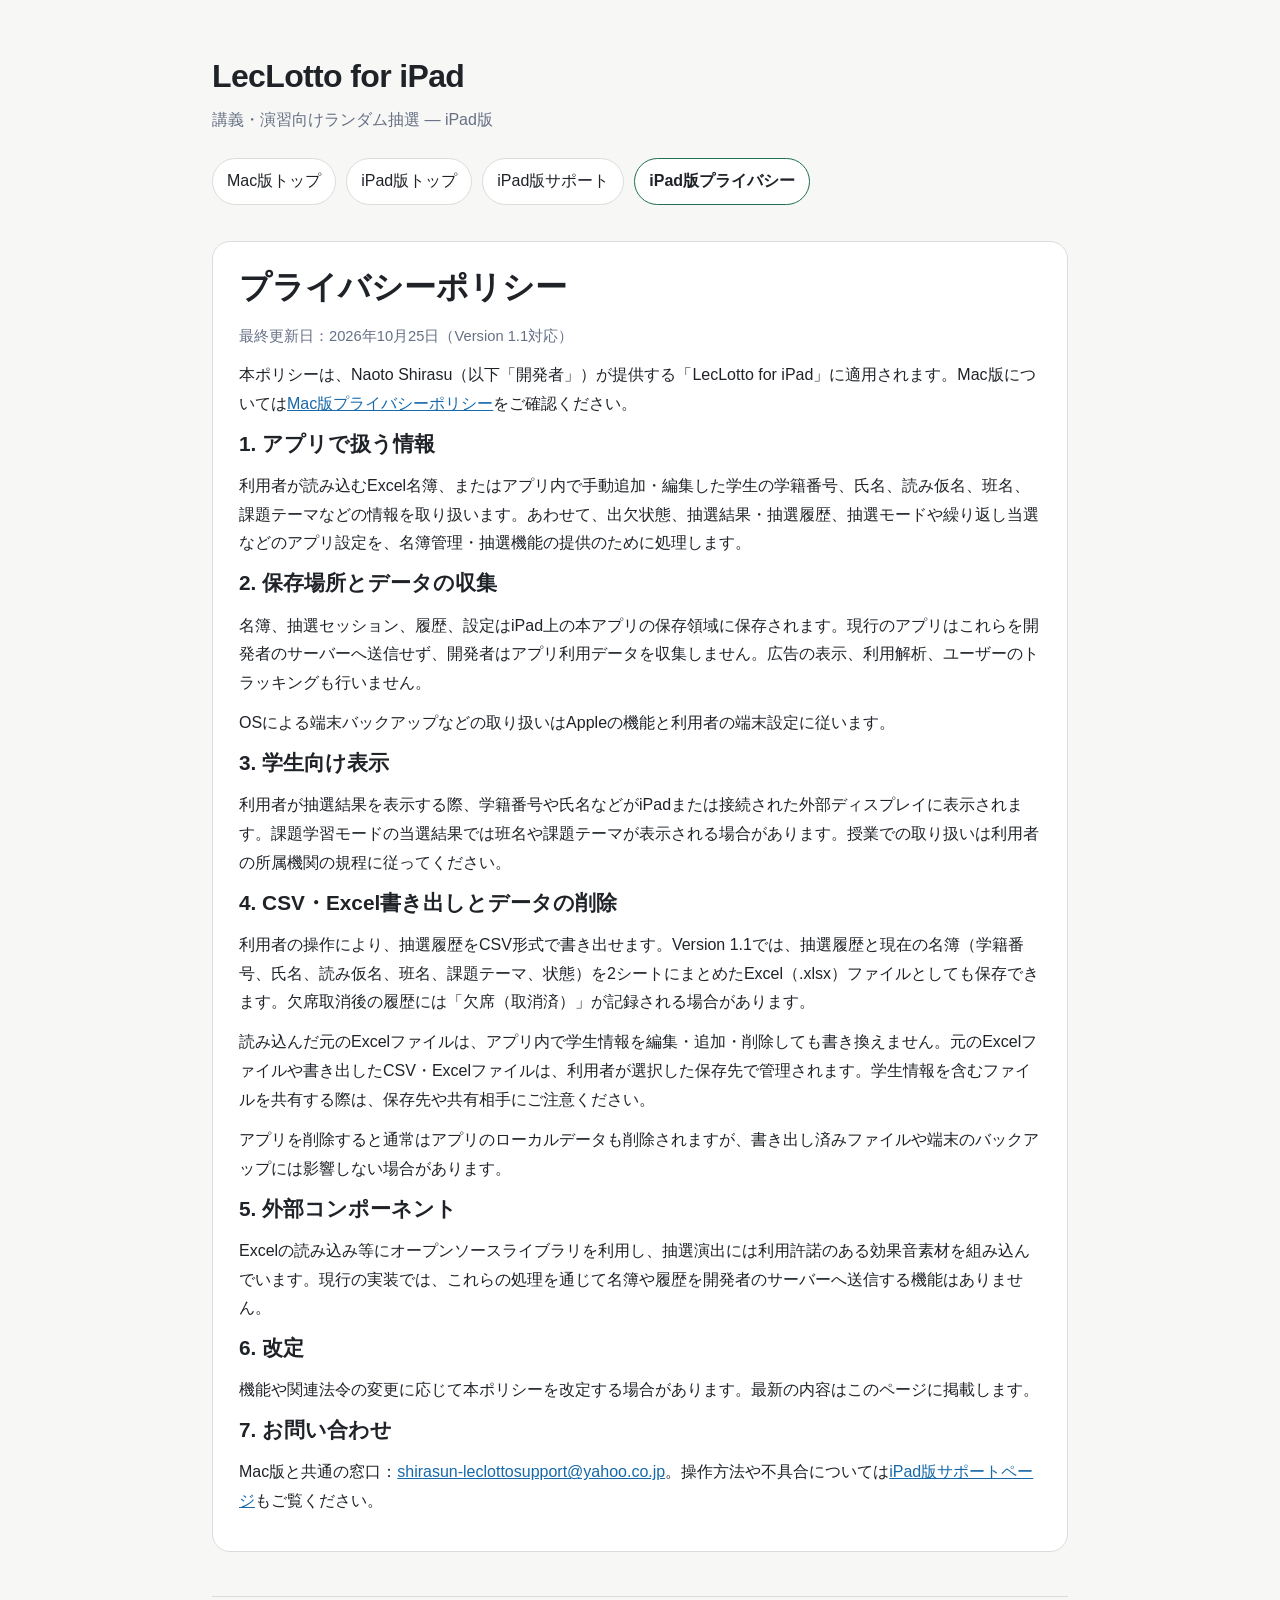
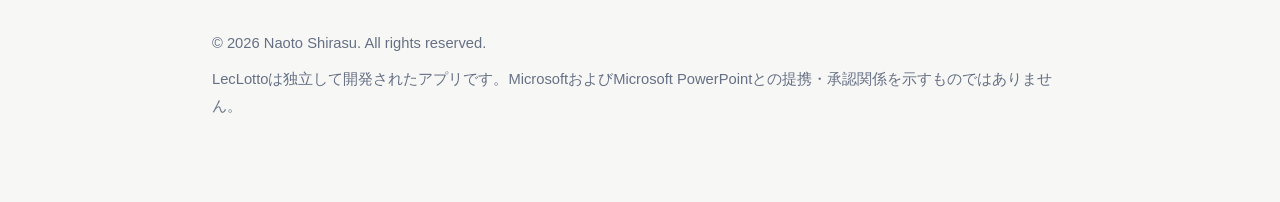
<file: ipad/privacy.html>
<!doctype html>
<html lang="ja">
<head>
<meta charset="utf-8">
<meta name="viewport" content="width=device-width, initial-scale=1">
<title>プライバシーポリシー — LecLotto for iPad</title>
<meta name="description" content="LecLotto for iPad 1.1の名簿・抽選履歴・出欠・CSV／Excel書き出しにおける個人情報の取扱いについて。">
<link rel="stylesheet" href="style.css">
</head>
<body><main><header><div class="brand">LecLotto for iPad</div><div class="tagline">講義・演習向けランダム抽選 — iPad版</div></header>
<nav aria-label="サイト内ナビゲーション"><a href="../index.html">Mac版トップ</a><a href="index.html">iPad版トップ</a><a href="support.html">iPad版サポート</a><a href="privacy.html" aria-current="page">iPad版プライバシー</a></nav>
<section>
<h1>プライバシーポリシー</h1>
<p class="small">最終更新日：2026年10月25日（Version 1.1対応）</p>
<p>本ポリシーは、Naoto Shirasu（以下「開発者」）が提供する「LecLotto for iPad」に適用されます。Mac版については<a href="../privacy.html">Mac版プライバシーポリシー</a>をご確認ください。</p>
<h2>1. アプリで扱う情報</h2>
<p>利用者が読み込むExcel名簿、またはアプリ内で手動追加・編集した学生の学籍番号、氏名、読み仮名、班名、課題テーマなどの情報を取り扱います。あわせて、出欠状態、抽選結果・抽選履歴、抽選モードや繰り返し当選などのアプリ設定を、名簿管理・抽選機能の提供のために処理します。</p>
<h2>2. 保存場所とデータの収集</h2>
<p>名簿、抽選セッション、履歴、設定はiPad上の本アプリの保存領域に保存されます。現行のアプリはこれらを開発者のサーバーへ送信せず、開発者はアプリ利用データを収集しません。広告の表示、利用解析、ユーザーのトラッキングも行いません。</p>
<p>OSによる端末バックアップなどの取り扱いはAppleの機能と利用者の端末設定に従います。</p>
<h2>3. 学生向け表示</h2>
<p>利用者が抽選結果を表示する際、学籍番号や氏名などがiPadまたは接続された外部ディスプレイに表示されます。課題学習モードの当選結果では班名や課題テーマが表示される場合があります。授業での取り扱いは利用者の所属機関の規程に従ってください。</p>
<h2>4. CSV・Excel書き出しとデータの削除</h2>
<p>利用者の操作により、抽選履歴をCSV形式で書き出せます。Version 1.1では、抽選履歴と現在の名簿（学籍番号、氏名、読み仮名、班名、課題テーマ、状態）を2シートにまとめたExcel（.xlsx）ファイルとしても保存できます。欠席取消後の履歴には「欠席（取消済）」が記録される場合があります。</p>
<p>読み込んだ元のExcelファイルは、アプリ内で学生情報を編集・追加・削除しても書き換えません。元のExcelファイルや書き出したCSV・Excelファイルは、利用者が選択した保存先で管理されます。学生情報を含むファイルを共有する際は、保存先や共有相手にご注意ください。</p>
<p>アプリを削除すると通常はアプリのローカルデータも削除されますが、書き出し済みファイルや端末のバックアップには影響しない場合があります。</p>
<h2>5. 外部コンポーネント</h2>
<p>Excelの読み込み等にオープンソースライブラリを利用し、抽選演出には利用許諾のある効果音素材を組み込んでいます。現行の実装では、これらの処理を通じて名簿や履歴を開発者のサーバーへ送信する機能はありません。</p>
<h2>6. 改定</h2>
<p>機能や関連法令の変更に応じて本ポリシーを改定する場合があります。最新の内容はこのページに掲載します。</p>
<h2>7. お問い合わせ</h2>
<p>Mac版と共通の窓口：<a href="mailto:shirasun-leclottosupport@yahoo.co.jp">shirasun-leclottosupport@yahoo.co.jp</a>。操作方法や不具合については<a href="support.html">iPad版サポートページ</a>もご覧ください。</p>
</section>
<footer><p>© 2026 Naoto Shirasu. All rights reserved.</p><p>LecLottoは独立して開発されたアプリです。MicrosoftおよびMicrosoft PowerPointとの提携・承認関係を示すものではありません。</p></footer></main></body>
</html>
</file>
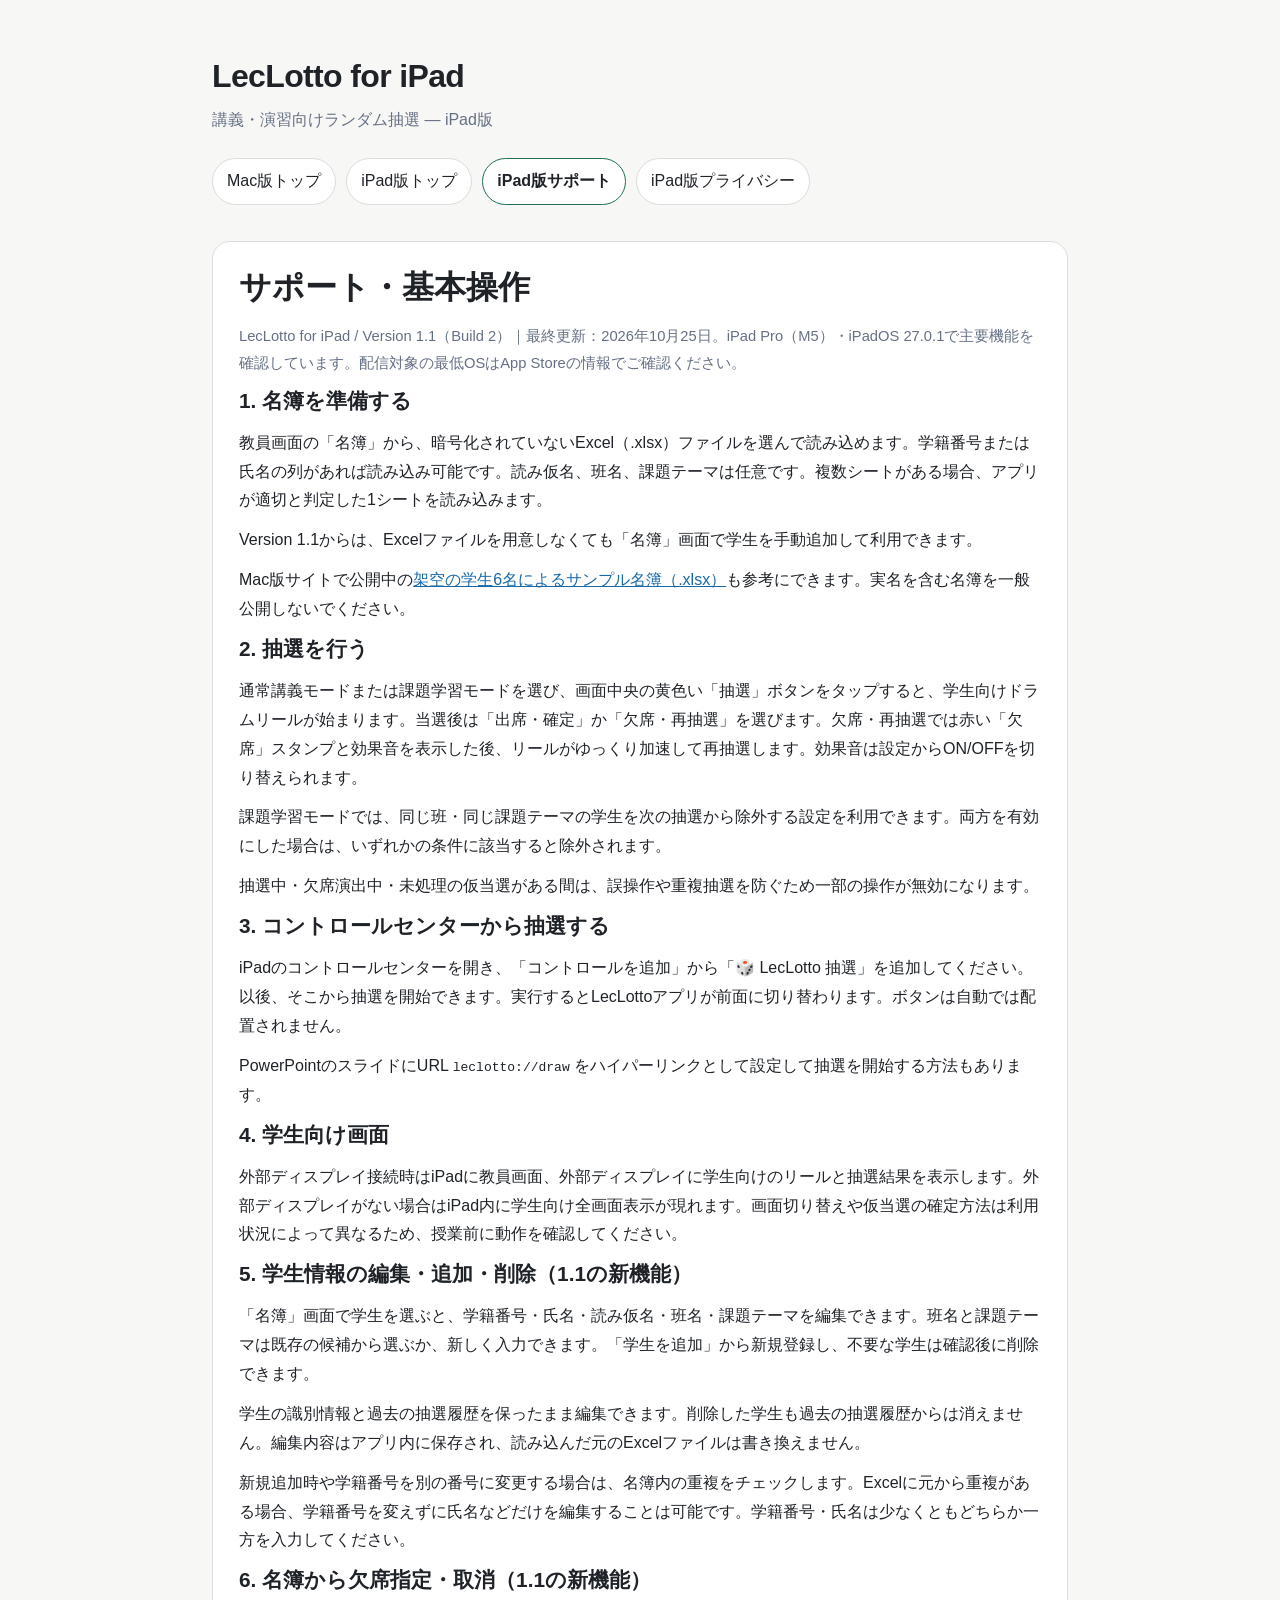
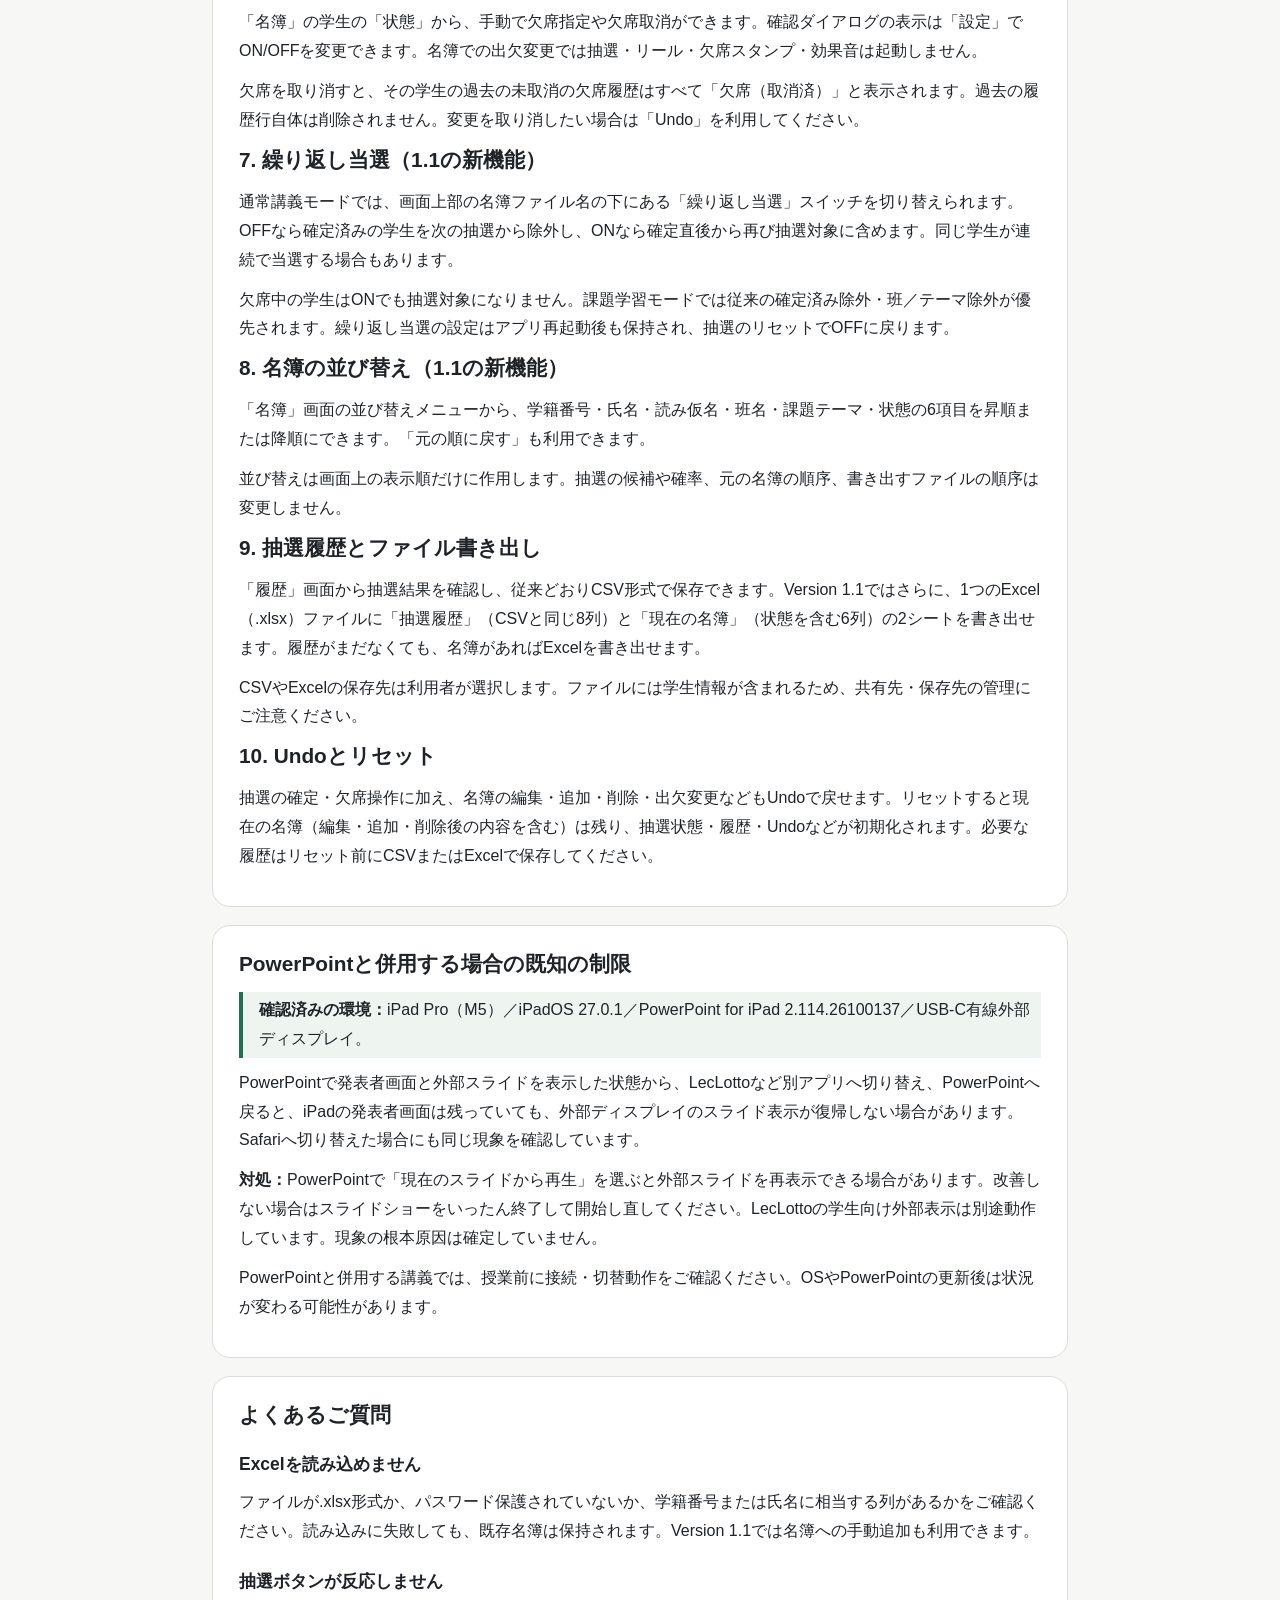
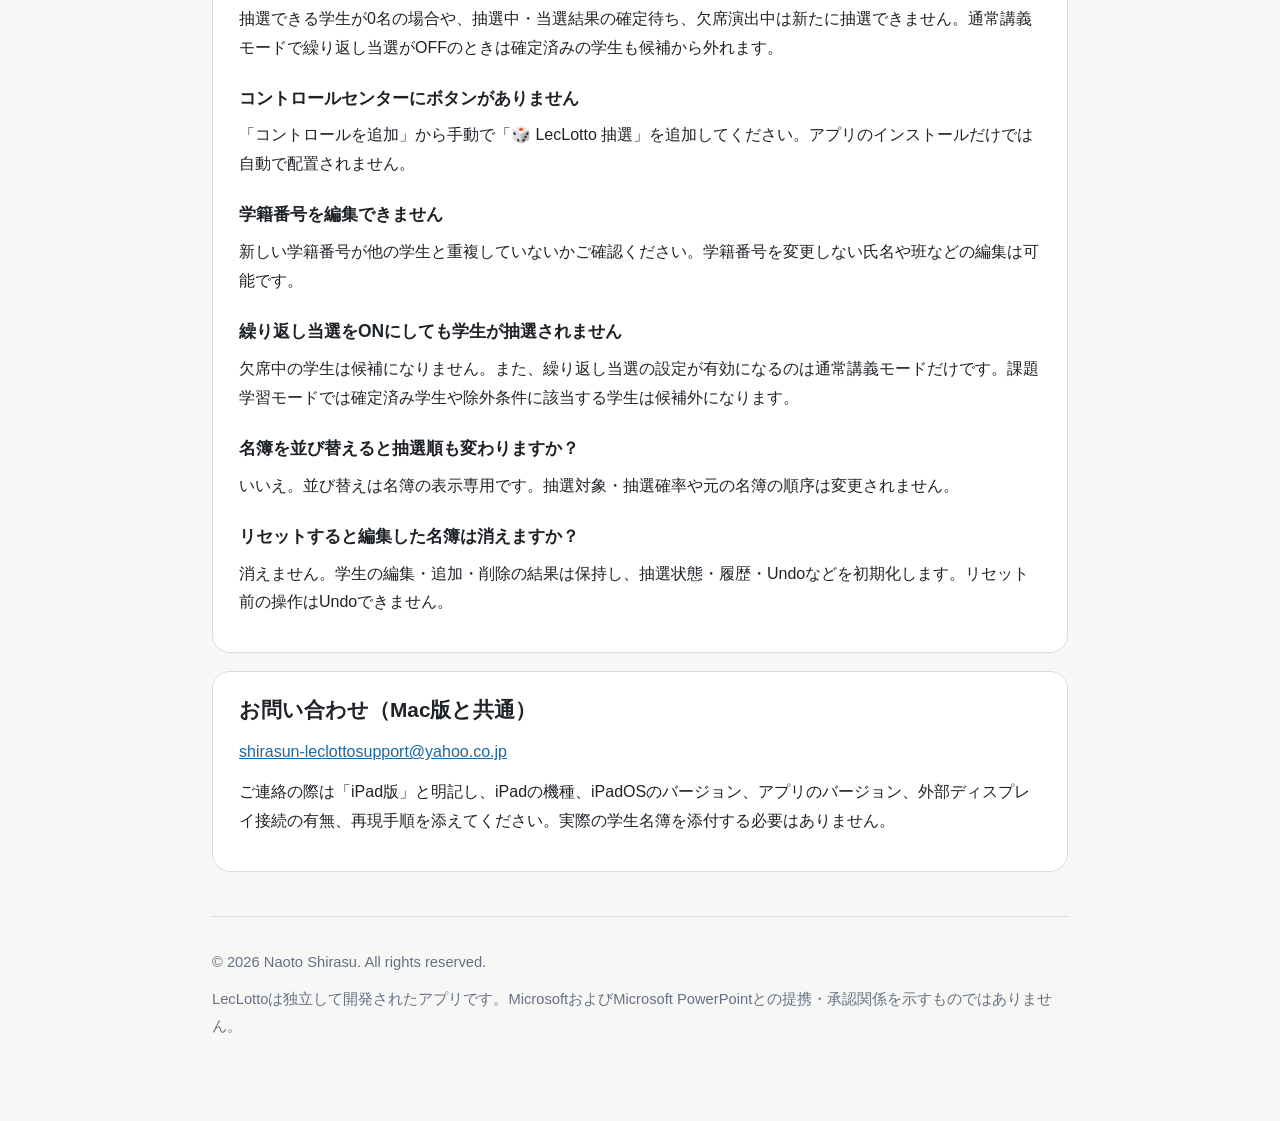
<file: ipad/support.html>
<!doctype html>
<html lang="ja">
<head>
<meta charset="utf-8">
<meta name="viewport" content="width=device-width, initial-scale=1">
<title>サポート — LecLotto for iPad</title>
<meta name="description" content="LecLotto for iPad 1.1の使い方。名簿編集、出欠管理、繰り返し当選、Excel書き出し、Control Center、PowerPointとの併用について。">
<link rel="stylesheet" href="style.css">
</head>
<body><main><header><div class="brand">LecLotto for iPad</div><div class="tagline">講義・演習向けランダム抽選 — iPad版</div></header>
<nav aria-label="サイト内ナビゲーション"><a href="../index.html">Mac版トップ</a><a href="index.html">iPad版トップ</a><a href="support.html" aria-current="page">iPad版サポート</a><a href="privacy.html">iPad版プライバシー</a></nav>
<section>
<h1>サポート・基本操作</h1>
<p class="small">LecLotto for iPad / Version 1.1（Build 2）｜最終更新：2026年10月25日。iPad Pro（M5）・iPadOS 27.0.1で主要機能を確認しています。配信対象の最低OSはApp Storeの情報でご確認ください。</p>
<h2>1. 名簿を準備する</h2>
<p>教員画面の「名簿」から、暗号化されていないExcel（.xlsx）ファイルを選んで読み込めます。学籍番号または氏名の列があれば読み込み可能です。読み仮名、班名、課題テーマは任意です。複数シートがある場合、アプリが適切と判定した1シートを読み込みます。</p>
<p>Version 1.1からは、Excelファイルを用意しなくても「名簿」画面で学生を手動追加して利用できます。</p>
<p>Mac版サイトで公開中の<a href="../LecLotto_Sample_Roster.xlsx">架空の学生6名によるサンプル名簿（.xlsx）</a>も参考にできます。実名を含む名簿を一般公開しないでください。</p>
<h2>2. 抽選を行う</h2>
<p>通常講義モードまたは課題学習モードを選び、画面中央の黄色い「抽選」ボタンをタップすると、学生向けドラムリールが始まります。当選後は「出席・確定」か「欠席・再抽選」を選びます。欠席・再抽選では赤い「欠席」スタンプと効果音を表示した後、リールがゆっくり加速して再抽選します。効果音は設定からON/OFFを切り替えられます。</p>
<p>課題学習モードでは、同じ班・同じ課題テーマの学生を次の抽選から除外する設定を利用できます。両方を有効にした場合は、いずれかの条件に該当すると除外されます。</p>
<p>抽選中・欠席演出中・未処理の仮当選がある間は、誤操作や重複抽選を防ぐため一部の操作が無効になります。</p>
<h2>3. コントロールセンターから抽選する</h2>
<p>iPadのコントロールセンターを開き、「コントロールを追加」から「🎲 LecLotto 抽選」を追加してください。以後、そこから抽選を開始できます。実行するとLecLottoアプリが前面に切り替わります。ボタンは自動では配置されません。</p>
<p>PowerPointのスライドにURL <code>leclotto://draw</code> をハイパーリンクとして設定して抽選を開始する方法もあります。</p>
<h2>4. 学生向け画面</h2>
<p>外部ディスプレイ接続時はiPadに教員画面、外部ディスプレイに学生向けのリールと抽選結果を表示します。外部ディスプレイがない場合はiPad内に学生向け全画面表示が現れます。画面切り替えや仮当選の確定方法は利用状況によって異なるため、授業前に動作を確認してください。</p>
<h2>5. 学生情報の編集・追加・削除（1.1の新機能）</h2>
<p>「名簿」画面で学生を選ぶと、学籍番号・氏名・読み仮名・班名・課題テーマを編集できます。班名と課題テーマは既存の候補から選ぶか、新しく入力できます。「学生を追加」から新規登録し、不要な学生は確認後に削除できます。</p>
<p>学生の識別情報と過去の抽選履歴を保ったまま編集できます。削除した学生も過去の抽選履歴からは消えません。編集内容はアプリ内に保存され、読み込んだ元のExcelファイルは書き換えません。</p>
<p>新規追加時や学籍番号を別の番号に変更する場合は、名簿内の重複をチェックします。Excelに元から重複がある場合、学籍番号を変えずに氏名などだけを編集することは可能です。学籍番号・氏名は少なくともどちらか一方を入力してください。</p>
<h2>6. 名簿から欠席指定・取消（1.1の新機能）</h2>
<p>「名簿」の学生の「状態」から、手動で欠席指定や欠席取消ができます。確認ダイアログの表示は「設定」でON/OFFを変更できます。名簿での出欠変更では抽選・リール・欠席スタンプ・効果音は起動しません。</p>
<p>欠席を取り消すと、その学生の過去の未取消の欠席履歴はすべて「欠席（取消済）」と表示されます。過去の履歴行自体は削除されません。変更を取り消したい場合は「Undo」を利用してください。</p>
<h2>7. 繰り返し当選（1.1の新機能）</h2>
<p>通常講義モードでは、画面上部の名簿ファイル名の下にある「繰り返し当選」スイッチを切り替えられます。OFFなら確定済みの学生を次の抽選から除外し、ONなら確定直後から再び抽選対象に含めます。同じ学生が連続で当選する場合もあります。</p>
<p>欠席中の学生はONでも抽選対象になりません。課題学習モードでは従来の確定済み除外・班／テーマ除外が優先されます。繰り返し当選の設定はアプリ再起動後も保持され、抽選のリセットでOFFに戻ります。</p>
<h2>8. 名簿の並び替え（1.1の新機能）</h2>
<p>「名簿」画面の並び替えメニューから、学籍番号・氏名・読み仮名・班名・課題テーマ・状態の6項目を昇順または降順にできます。「元の順に戻す」も利用できます。</p>
<p>並び替えは画面上の表示順だけに作用します。抽選の候補や確率、元の名簿の順序、書き出すファイルの順序は変更しません。</p>
<h2>9. 抽選履歴とファイル書き出し</h2>
<p>「履歴」画面から抽選結果を確認し、従来どおりCSV形式で保存できます。Version 1.1ではさらに、1つのExcel（.xlsx）ファイルに「抽選履歴」（CSVと同じ8列）と「現在の名簿」（状態を含む6列）の2シートを書き出せます。履歴がまだなくても、名簿があればExcelを書き出せます。</p>
<p>CSVやExcelの保存先は利用者が選択します。ファイルには学生情報が含まれるため、共有先・保存先の管理にご注意ください。</p>
<h2>10. Undoとリセット</h2>
<p>抽選の確定・欠席操作に加え、名簿の編集・追加・削除・出欠変更などもUndoで戻せます。リセットすると現在の名簿（編集・追加・削除後の内容を含む）は残り、抽選状態・履歴・Undoなどが初期化されます。必要な履歴はリセット前にCSVまたはExcelで保存してください。</p>
</section>
<section id="powerpoint"><h2>PowerPointと併用する場合の既知の制限</h2>
<p class="note"><strong>確認済みの環境：</strong>iPad Pro（M5）／iPadOS 27.0.1／PowerPoint for iPad 2.114.26100137／USB-C有線外部ディスプレイ。</p>
<p>PowerPointで発表者画面と外部スライドを表示した状態から、LecLottoなど別アプリへ切り替え、PowerPointへ戻ると、iPadの発表者画面は残っていても、外部ディスプレイのスライド表示が復帰しない場合があります。Safariへ切り替えた場合にも同じ現象を確認しています。</p>
<p><strong>対処：</strong>PowerPointで「現在のスライドから再生」を選ぶと外部スライドを再表示できる場合があります。改善しない場合はスライドショーをいったん終了して開始し直してください。LecLottoの学生向け外部表示は別途動作しています。現象の根本原因は確定していません。</p>
<p>PowerPointと併用する講義では、授業前に接続・切替動作をご確認ください。OSやPowerPointの更新後は状況が変わる可能性があります。</p>
</section>
<section><h2>よくあるご質問</h2>
<h3>Excelを読み込めません</h3><p>ファイルが.xlsx形式か、パスワード保護されていないか、学籍番号または氏名に相当する列があるかをご確認ください。読み込みに失敗しても、既存名簿は保持されます。Version 1.1では名簿への手動追加も利用できます。</p>
<h3>抽選ボタンが反応しません</h3><p>抽選できる学生が0名の場合や、抽選中・当選結果の確定待ち、欠席演出中は新たに抽選できません。通常講義モードで繰り返し当選がOFFのときは確定済みの学生も候補から外れます。</p>
<h3>コントロールセンターにボタンがありません</h3><p>「コントロールを追加」から手動で「🎲 LecLotto 抽選」を追加してください。アプリのインストールだけでは自動で配置されません。</p>
<h3>学籍番号を編集できません</h3><p>新しい学籍番号が他の学生と重複していないかご確認ください。学籍番号を変更しない氏名や班などの編集は可能です。</p>
<h3>繰り返し当選をONにしても学生が抽選されません</h3><p>欠席中の学生は候補になりません。また、繰り返し当選の設定が有効になるのは通常講義モードだけです。課題学習モードでは確定済み学生や除外条件に該当する学生は候補外になります。</p>
<h3>名簿を並び替えると抽選順も変わりますか？</h3><p>いいえ。並び替えは名簿の表示専用です。抽選対象・抽選確率や元の名簿の順序は変更されません。</p>
<h3>リセットすると編集した名簿は消えますか？</h3><p>消えません。学生の編集・追加・削除の結果は保持し、抽選状態・履歴・Undoなどを初期化します。リセット前の操作はUndoできません。</p>
</section>
<section><h2>お問い合わせ（Mac版と共通）</h2>
<p><a href="mailto:shirasun-leclottosupport@yahoo.co.jp">shirasun-leclottosupport@yahoo.co.jp</a></p>
<p>ご連絡の際は「iPad版」と明記し、iPadの機種、iPadOSのバージョン、アプリのバージョン、外部ディスプレイ接続の有無、再現手順を添えてください。実際の学生名簿を添付する必要はありません。</p>
</section>
<footer><p>© 2026 Naoto Shirasu. All rights reserved.</p><p>LecLottoは独立して開発されたアプリです。MicrosoftおよびMicrosoft PowerPointとの提携・承認関係を示すものではありません。</p></footer></main></body>
</html>
</file>
<file: ipad/style.css>
@charset "UTF-8";
:root{color-scheme:light dark;--bg:#f7f7f5;--card:#fff;--text:#1f2328;--muted:#667085;--accent:#1f6f54;--border:#d9dedb;--link:#1769aa;--soft:#eef5f1}
@media(prefers-color-scheme:dark){:root{--bg:#101412;--card:#171c19;--text:#edf2ef;--muted:#aab4ae;--accent:#66c29a;--border:#303a34;--link:#74b7e8;--soft:#22312a}}
*{box-sizing:border-box}html{scroll-behavior:smooth}body{margin:0;background:var(--bg);color:var(--text);font-family:-apple-system,BlinkMacSystemFont,"Helvetica Neue","Hiragino Sans","Yu Gothic",Meiryo,sans-serif;line-height:1.8}
main{max-width:900px;margin:auto;padding:48px 22px 72px}.brand{font-size:2rem;font-weight:750;letter-spacing:-.02em}.tagline,.small,footer{color:var(--muted)}nav{margin:24px 0 36px;display:flex;gap:10px;flex-wrap:wrap}nav a,.button{display:inline-block;border:1px solid var(--border);border-radius:999px;padding:8px 14px;text-decoration:none;color:var(--text);background:var(--card)}nav a:hover,.button:hover{border-color:var(--accent)}nav a[aria-current="page"]{border-color:var(--accent);font-weight:650}section{background:var(--card);border:1px solid var(--border);border-radius:18px;padding:24px 26px;margin:18px 0}h1,h2,h3{line-height:1.35}h1{font-size:2rem;margin:0 0 14px}h2{font-size:1.3rem;margin:0 0 14px}h3{font-size:1.09rem;margin:1.4em 0 .3em}p{margin:.7em 0}ul,ol{padding-left:1.5em}li{margin:.3em 0}a{color:var(--link)}.small,footer{font-size:.92rem}.note{border-left:4px solid var(--accent);padding:4px 0 4px 16px;background:var(--soft)}.pill{display:inline-block;font-size:.8rem;letter-spacing:.03em;padding:2px 12px;border-radius:999px;background:var(--soft);color:var(--text)}table{border-collapse:collapse;width:100%;margin:16px 0}th,td{border-bottom:1px solid var(--border);text-align:left;vertical-align:top;padding:10px 8px}th{width:33%}footer{margin-top:44px;border-top:1px solid var(--border);padding-top:22px}kbd{border:1px solid var(--border);border-bottom-width:2px;border-radius:6px;padding:1px 6px;background:var(--bg);font-family:ui-monospace,SFMono-Regular,Menlo,monospace;font-size:.95em}a:focus-visible{outline:3px solid var(--accent);outline-offset:3px}@media(max-width:600px){main{padding:25px 16px 45px}.brand{font-size:1.7rem}section{padding:20px 18px}h1{font-size:1.6rem}}
</file>
